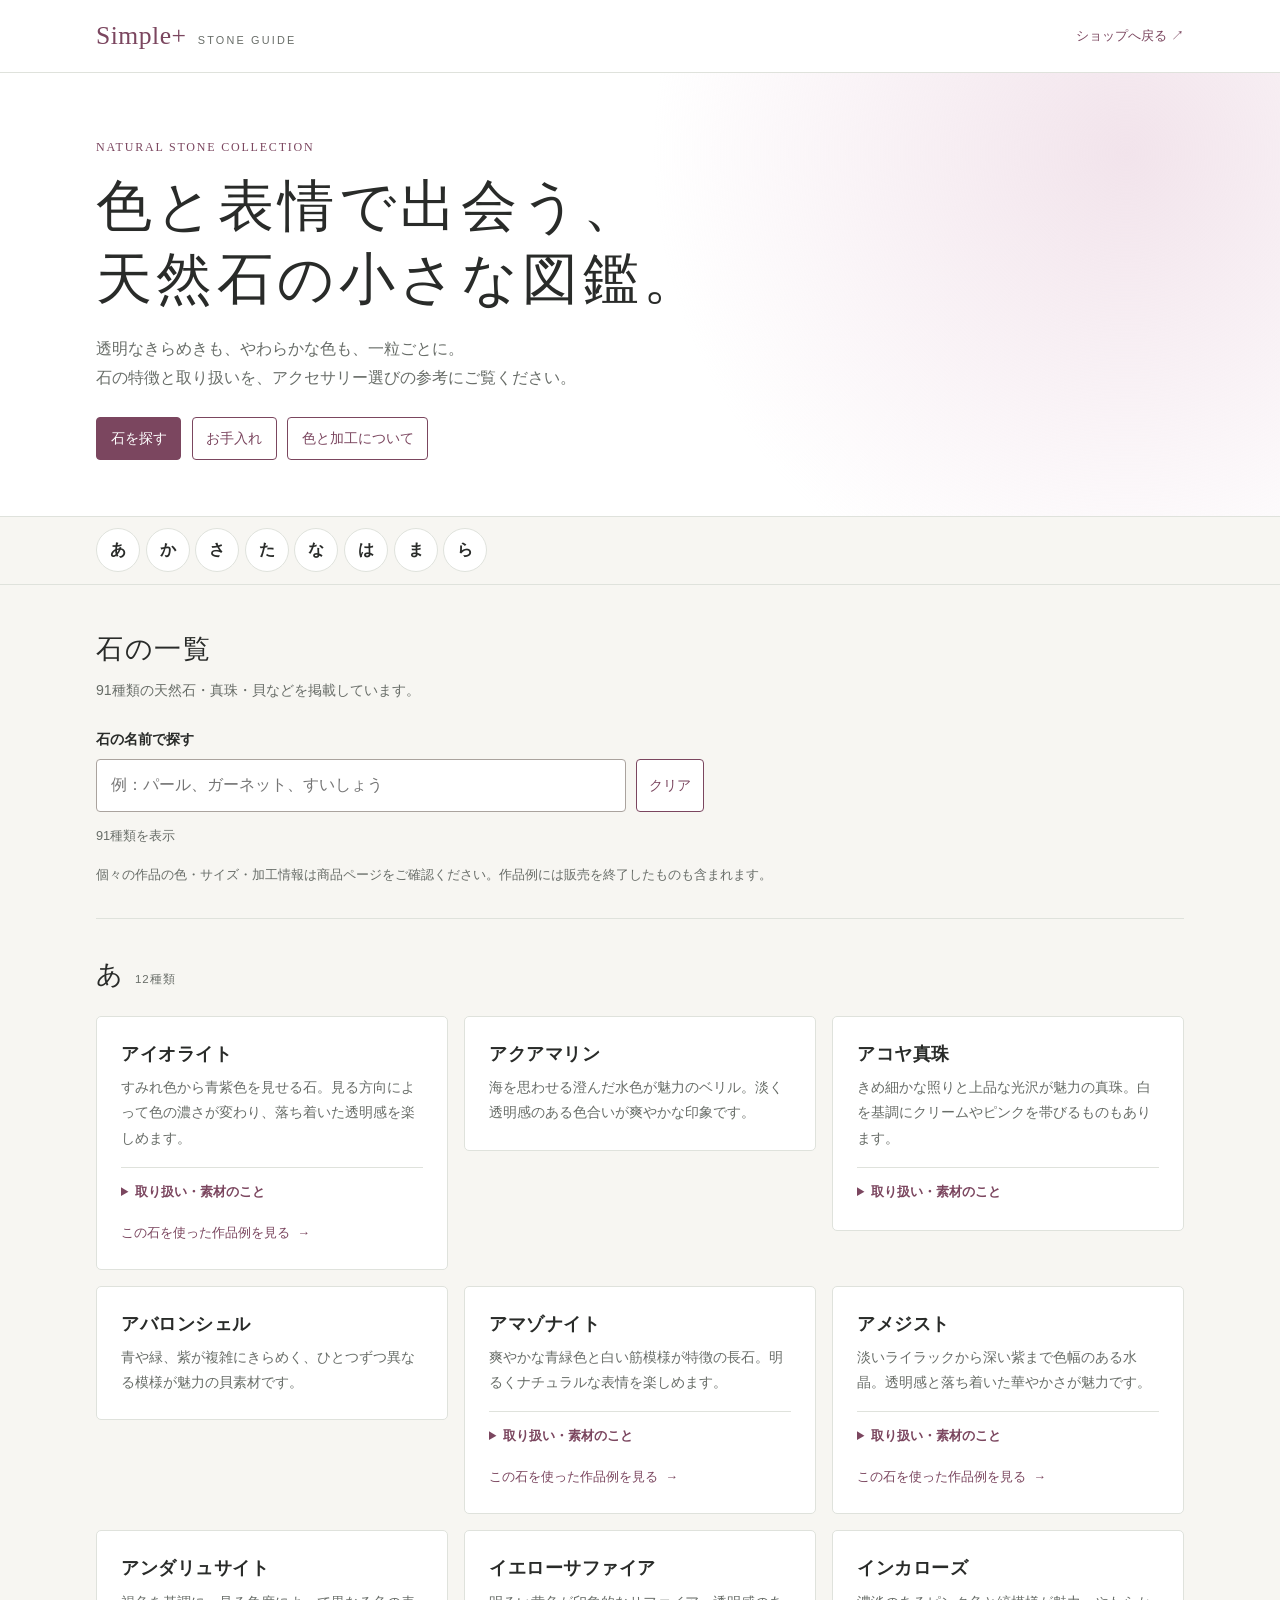
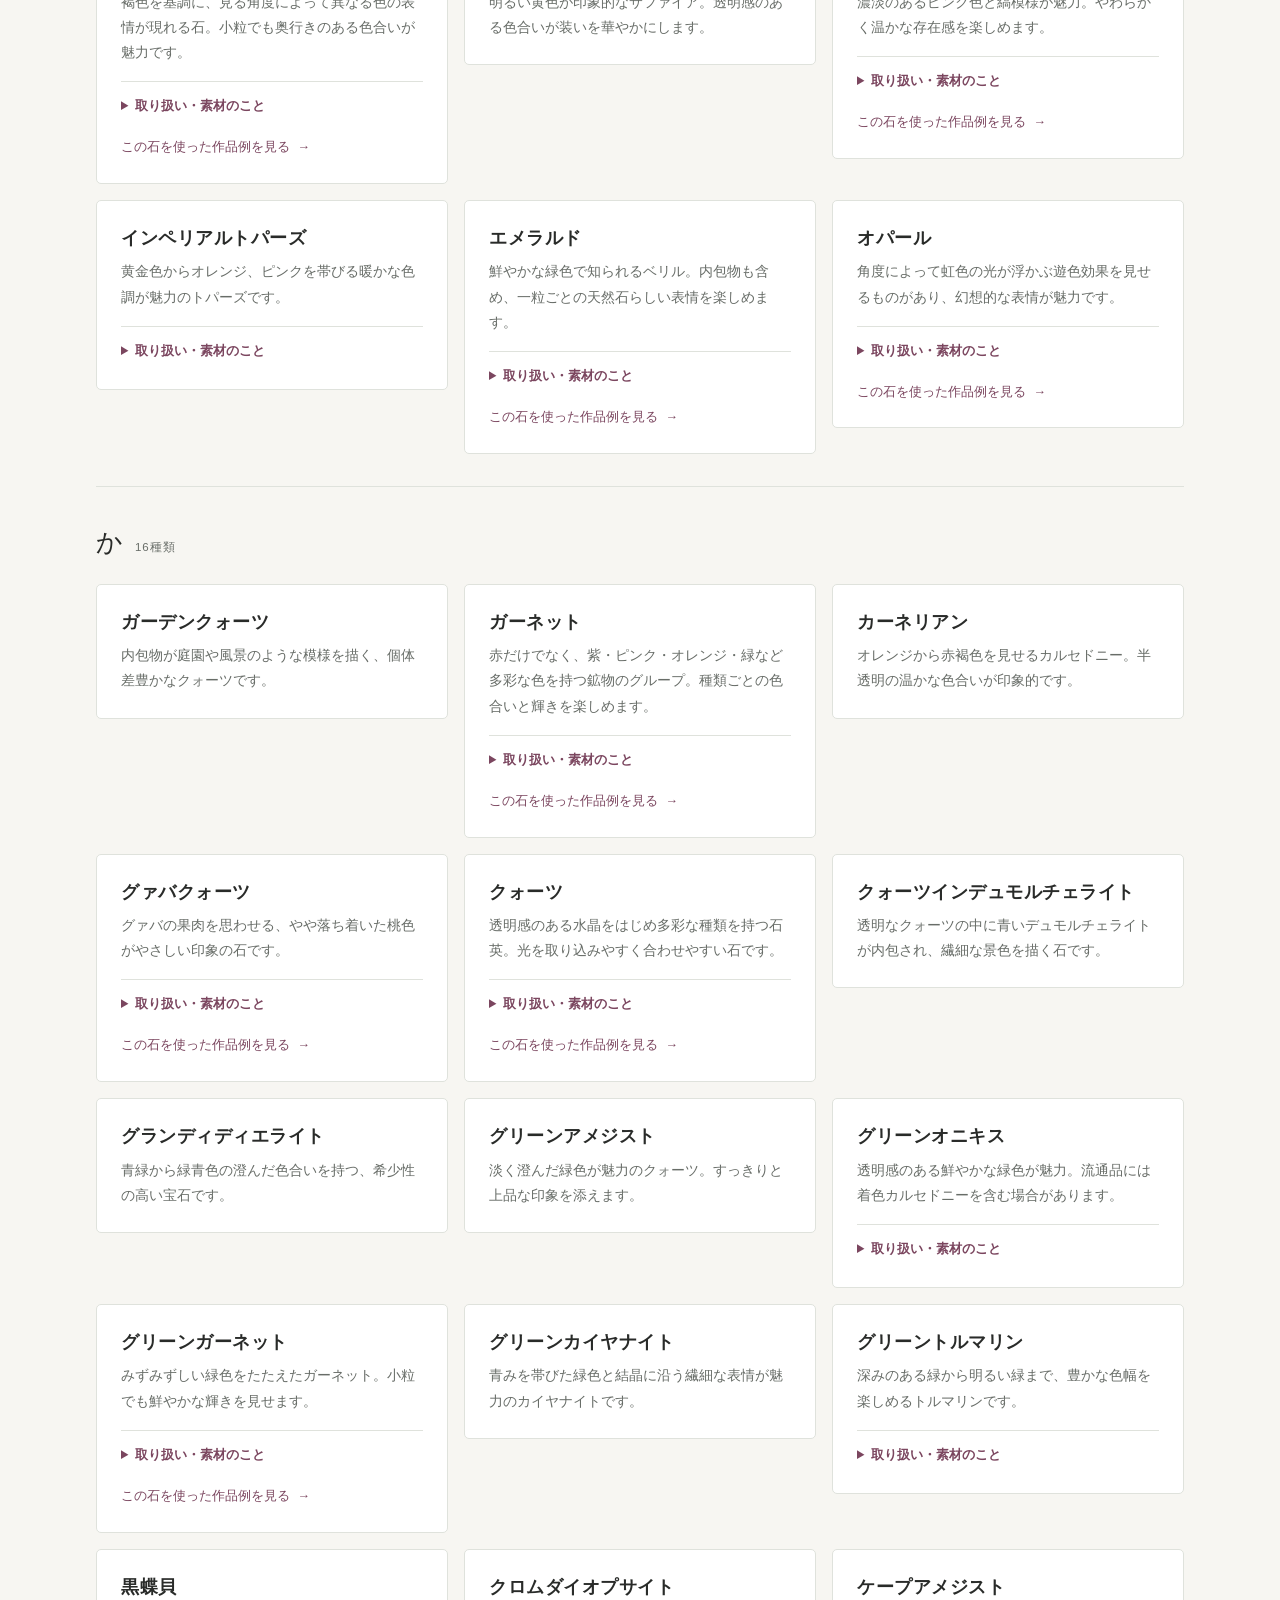
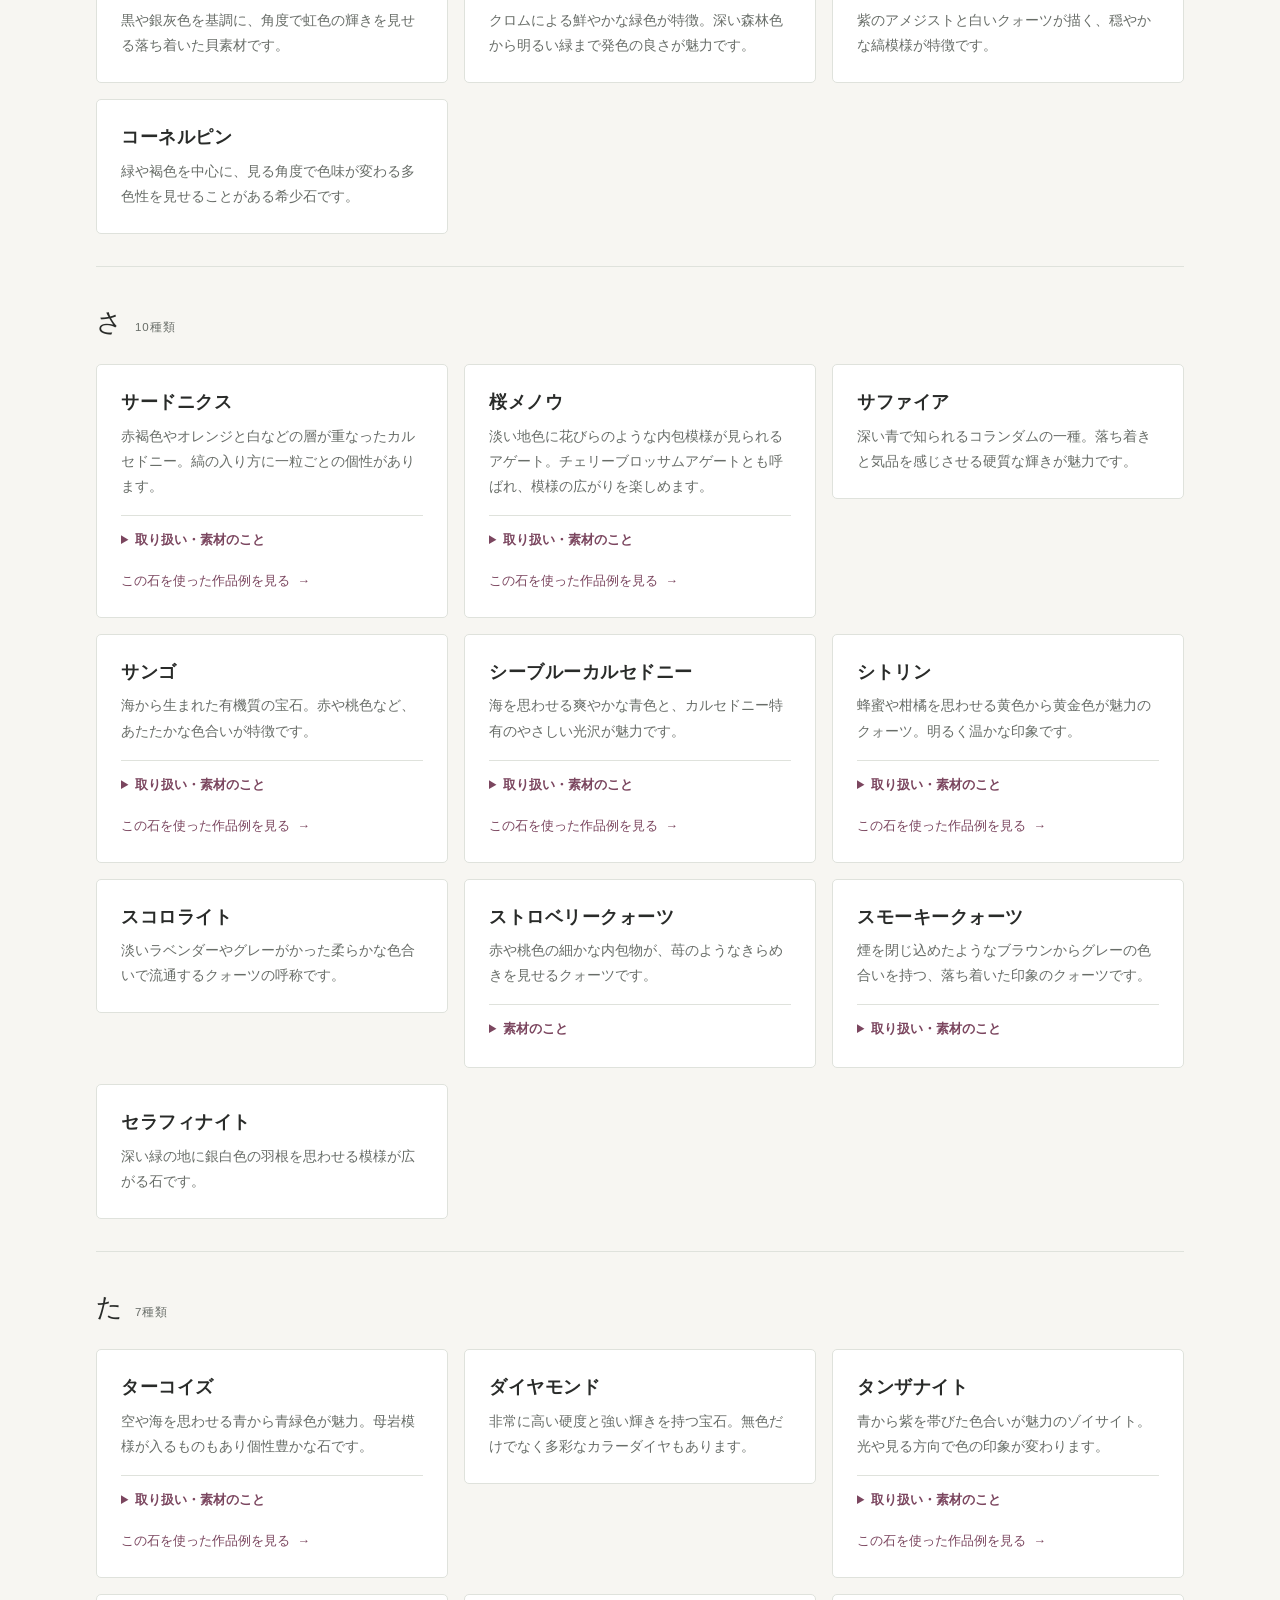
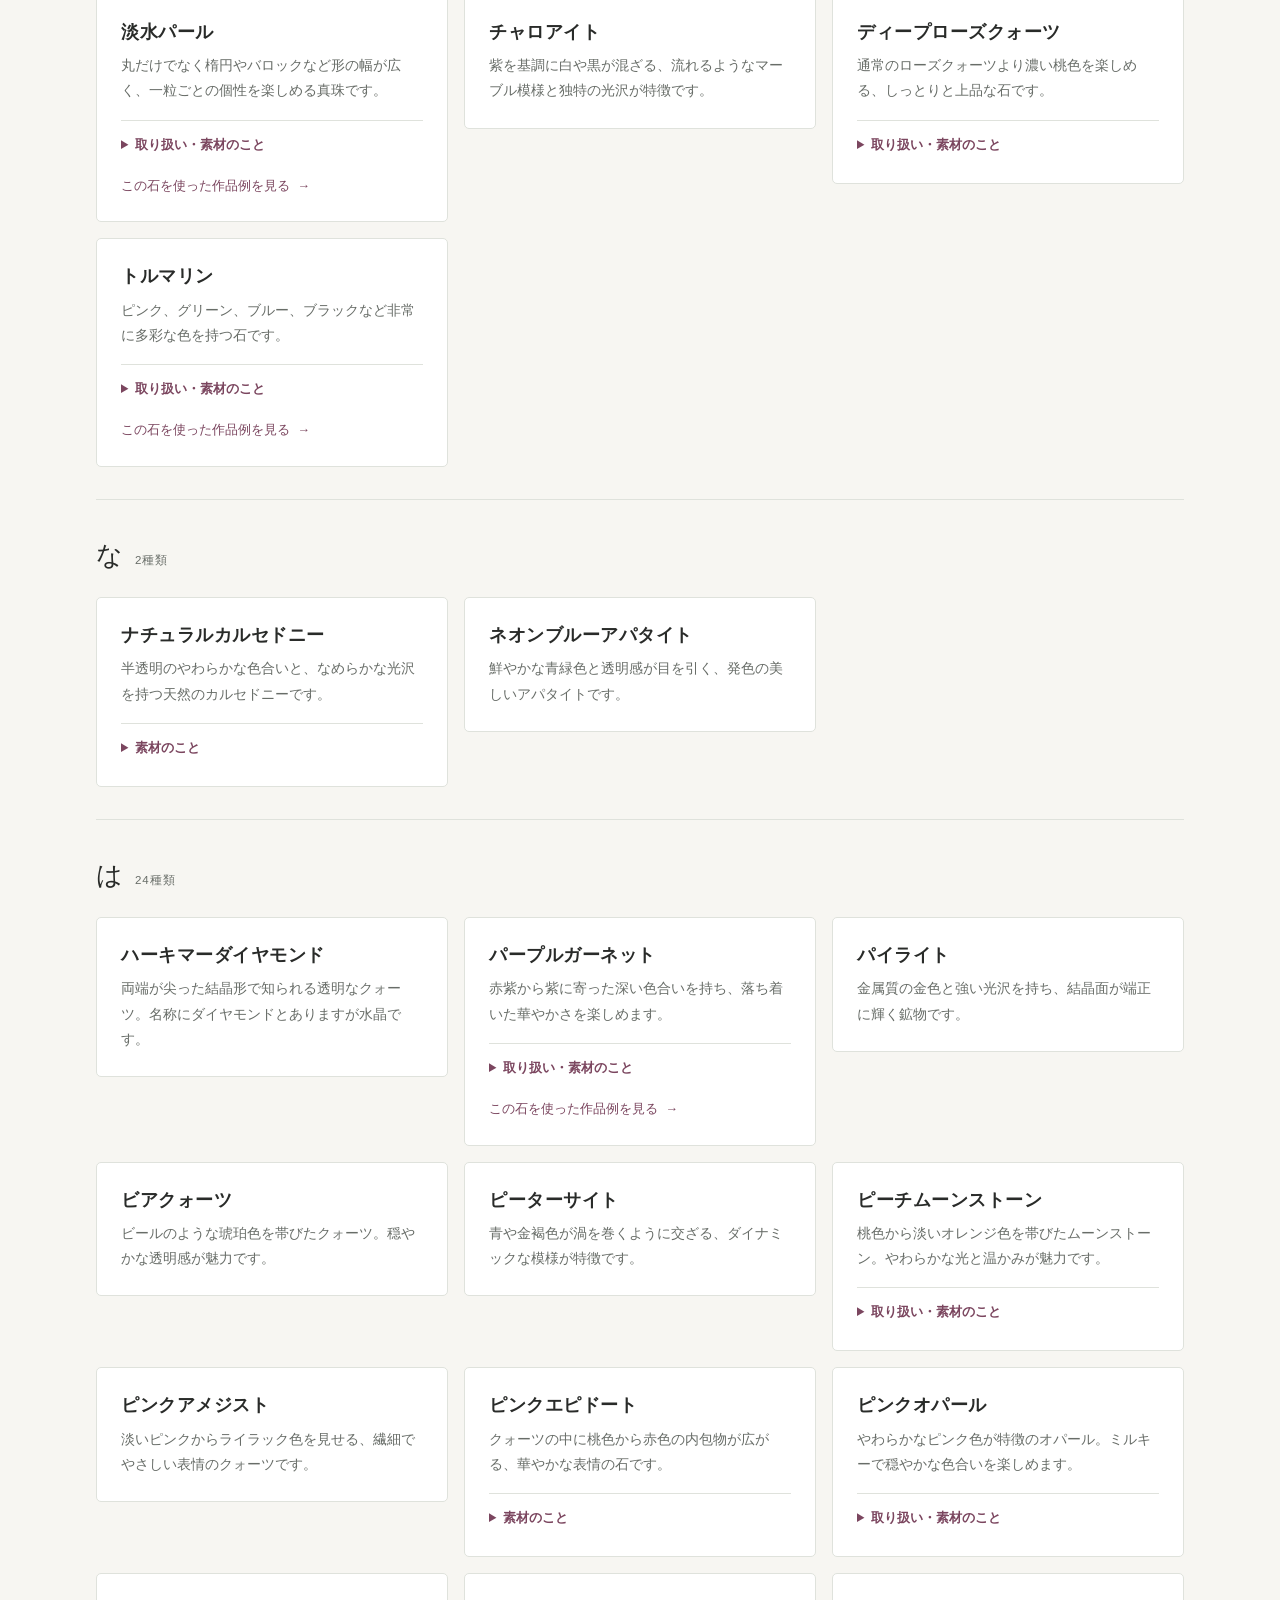
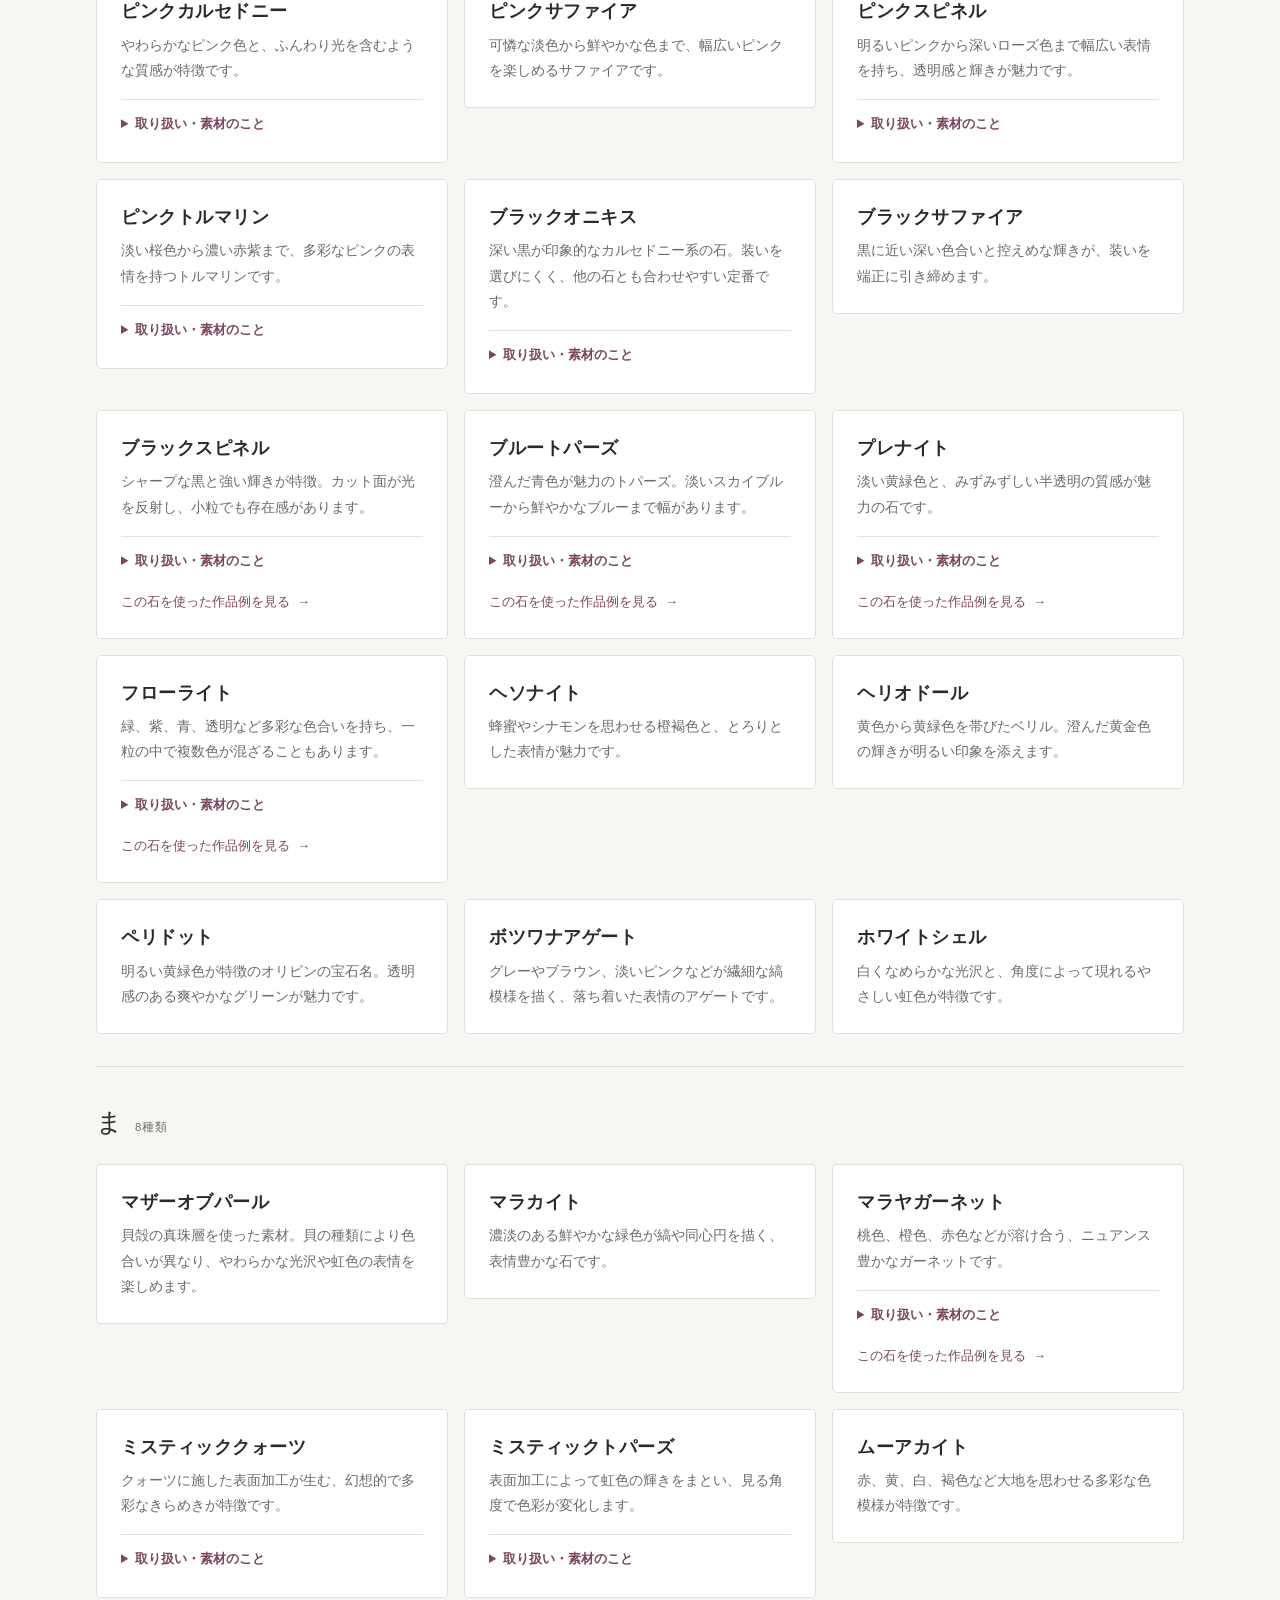
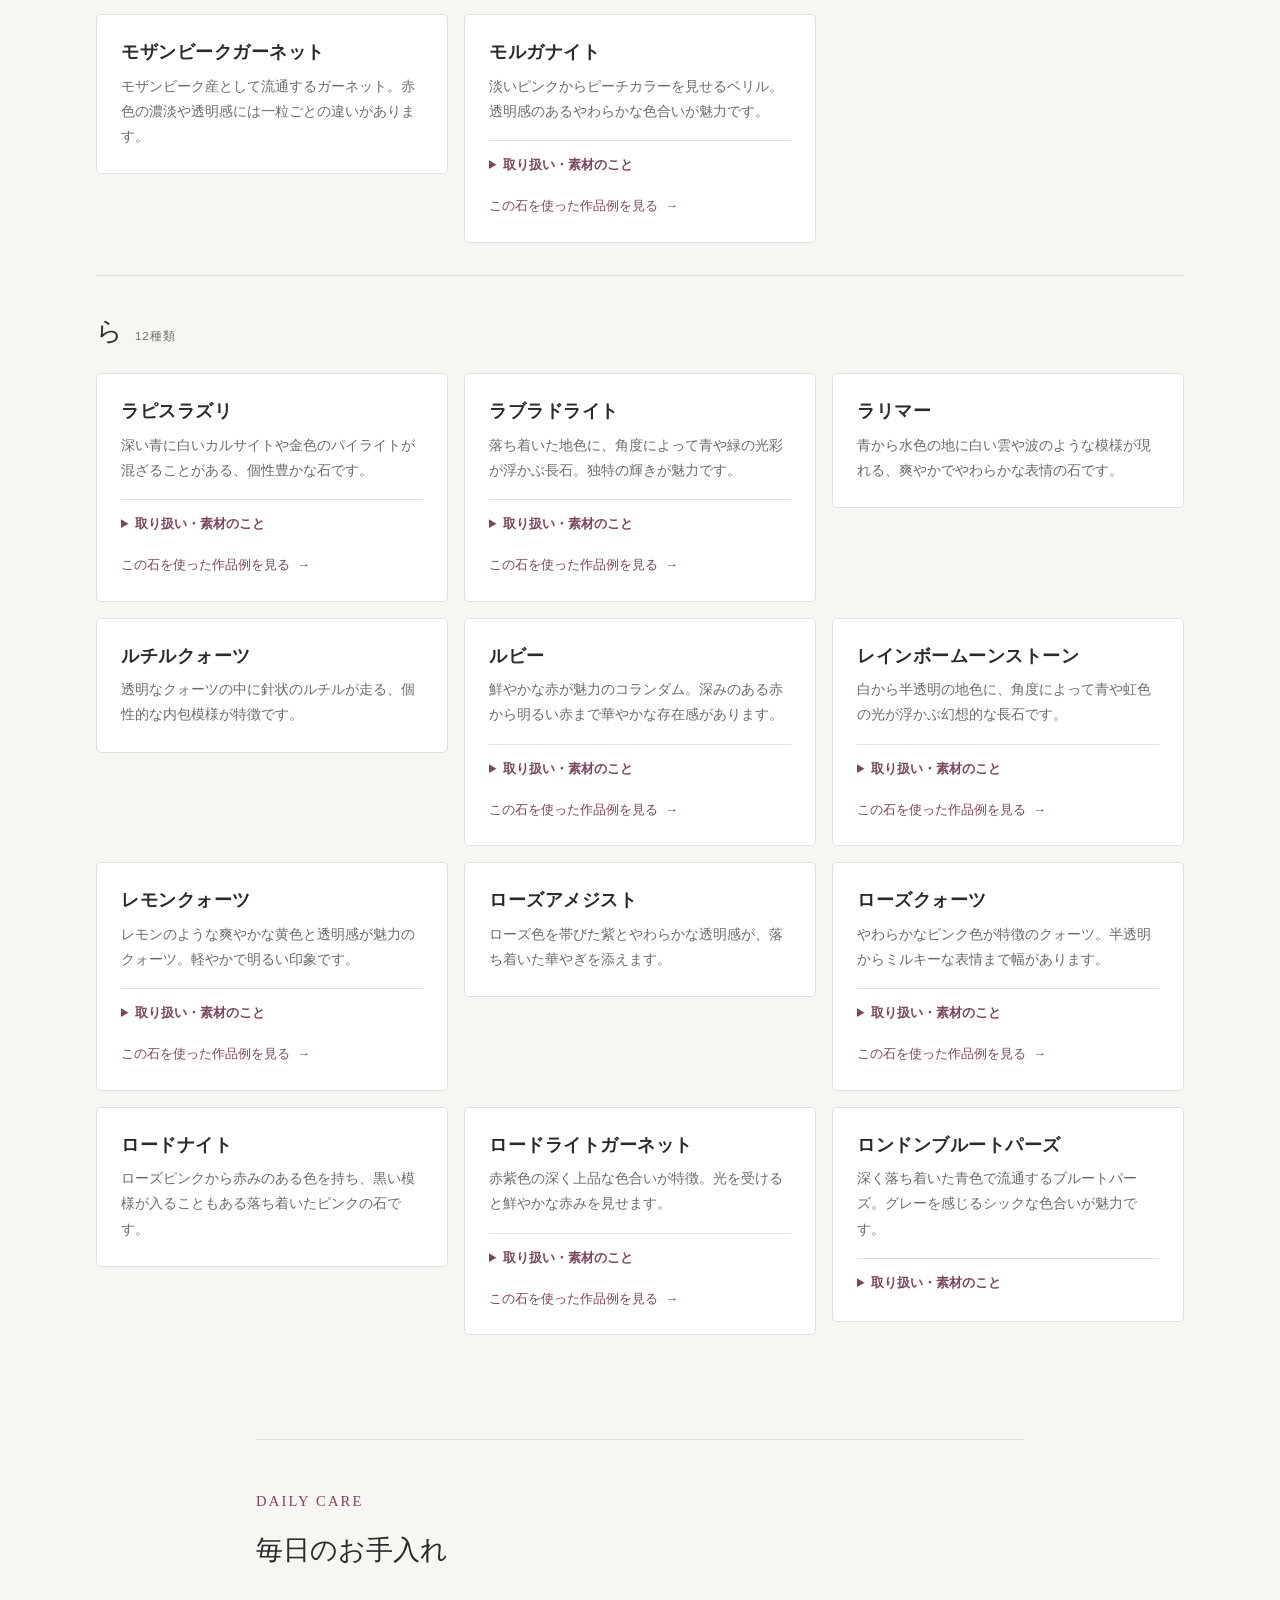
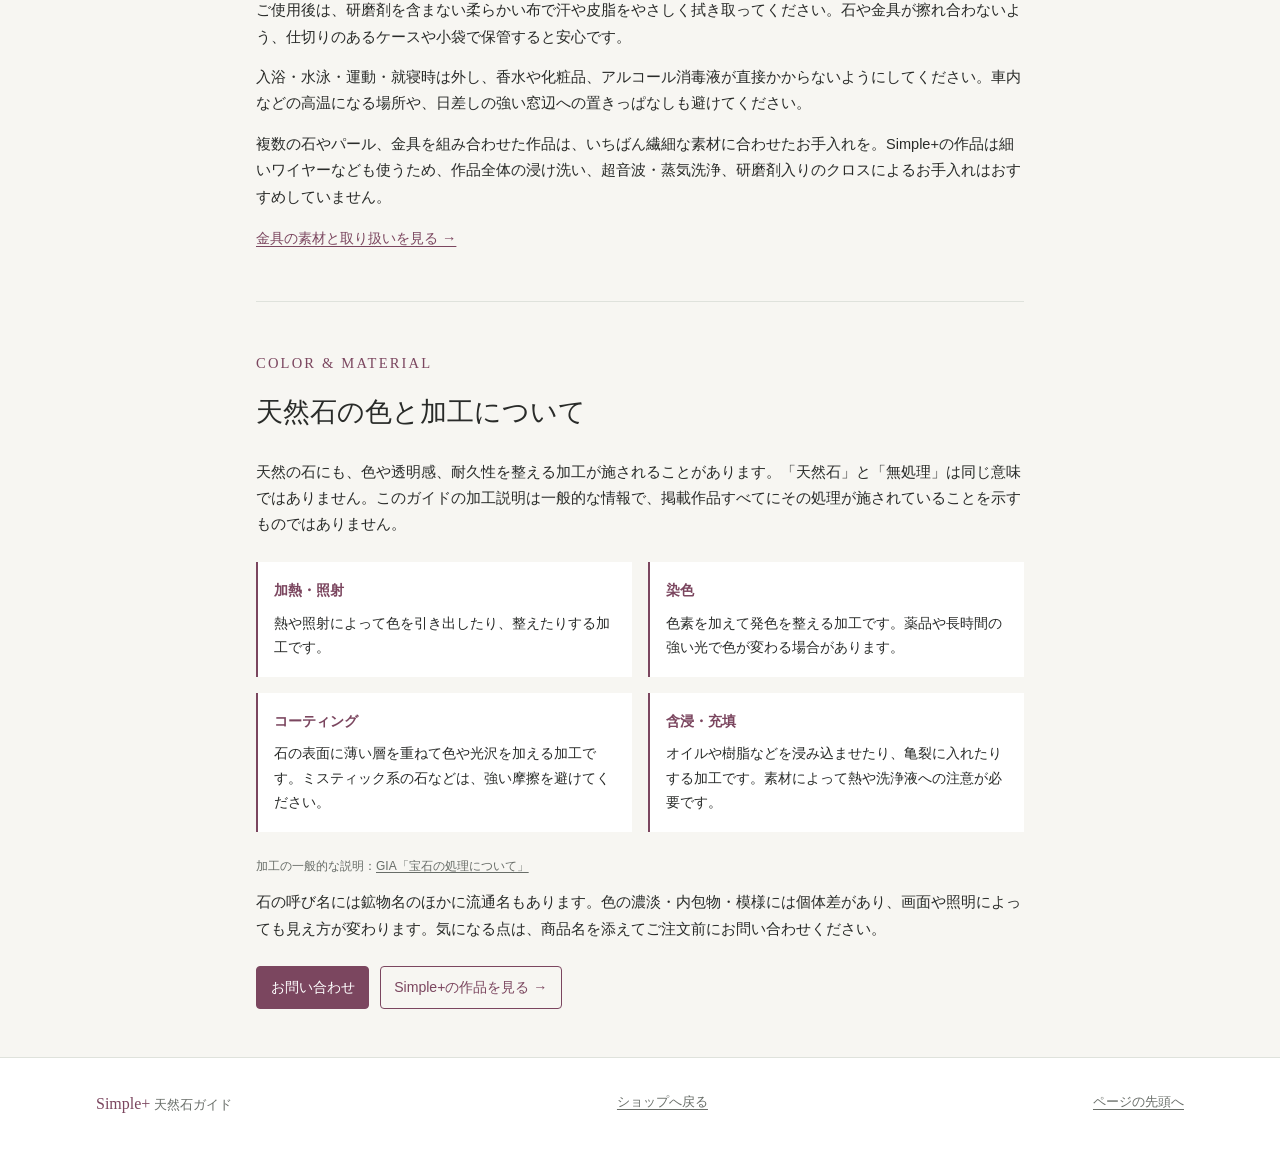
<file: index.html>
<!doctype html>
<html lang="ja"><head>
<meta charset="utf-8"><meta name="viewport" content="width=device-width, initial-scale=1">
<meta name="description" content="Simple+の天然石ガイド。石の色や表情、取り扱い、加工について、石名や五十音から探せます。">
<meta name="theme-color" content="#7b465f"><title>天然石ガイド | Simple+</title>
<link rel="stylesheet" href="style.css"><script src="script.js" defer></script></head>
<body><a class="skip-link" href="#stone-list">石の一覧へ移動</a>
<header class="site-header" id="top"><div class="header-inner"><a class="brand" href="#top" aria-label="Simple+ 天然石ガイドの先頭へ"><span class="brand-name">Simple+</span><span class="brand-label">STONE GUIDE</span></a><a class="shop-link" href="https://simple0710.thebase.in/">ショップへ戻る <span aria-hidden="true">↗</span></a></div></header>
<main>
<section class="hero" aria-labelledby="page-title"><div class="content-width"><p class="eyebrow">Natural stone collection</p><h1 id="page-title">色と表情で出会う、<br>天然石の小さな図鑑。</h1><p class="lead">透明なきらめきも、やわらかな色も、一粒ごとに。<br>石の特徴と取り扱いを、アクセサリー選びの参考にご覧ください。</p><div class="quick-links"><a href="#stone-list">石を探す</a><a href="#care">お手入れ</a><a href="#treatments">色と加工について</a></div></div></section>
<nav class="kana-navigation" aria-label="石名の五十音ナビゲーション"><div class="kana-scroll content-width"><a href="#group-a">あ</a><a href="#group-ka">か</a><a href="#group-sa">さ</a><a href="#group-ta">た</a><a href="#group-na">な</a><a href="#group-ha">は</a><a href="#group-ma">ま</a><a href="#group-ra">ら</a></div></nav>
<section class="content-width search-section" id="stone-list" aria-labelledby="list-title"><div class="list-heading"><h2 id="list-title">石の一覧</h2><p>91種類の天然石・真珠・貝などを掲載しています。</p></div><div id="search-controls" hidden><label for="stone-search">石の名前で探す</label><div class="search-row"><input id="stone-search" type="search" placeholder="例：パール、ガーネット、すいしょう" autocomplete="off"><button type="button" id="clear-search">クリア</button></div><p id="search-status" role="status" aria-live="polite">91種類を表示</p></div><p class="guide-note">個々の作品の色・サイズ・加工情報は商品ページをご確認ください。作品例には販売を終了したものも含まれます。</p></section>
<div class="content-width stone-groups"><section class="stone-group" id="group-a" aria-labelledby="group-a-title"><h2 class="group-title" id="group-a-title">あ<span class="group-count">12種類</span></h2><ul class="stone-grid"><li class="stone-item" data-search="アイオライト あいおらいと 菫青石 きんせいせき"><article class="stone-card" id="stone-アイオライト">
    <h3>アイオライト</h3><p>すみれ色から青紫色を見せる石。見る方向によって色の濃さが変わり、落ち着いた透明感を楽しめます。</p>
    <details class="stone-details"><summary>取り扱い・素材のこと</summary><div class="detail-block"><h4>取り扱い</h4><p>衝撃で割れやすい方向があるため、硬い場所にぶつけないようにしてください。高温や急な温度変化、超音波・蒸気洗浄を避けてください。</p></div><p class="reference">参考：<a href="https://www.gia.edu/iolite-care-cleaning" target="_blank" rel="noopener noreferrer">GIAの解説 1</a> / <a href="https://www.gia.edu/iolite-description" target="_blank" rel="noopener noreferrer">GIAの解説 2</a></p></details>
    <a class="product-link" href="https://simple0710.thebase.in/items/94762807">この石を使った作品例を見る <span aria-hidden="true">→</span></a>
  </article></li>
<li class="stone-item" data-search="アクアマリン あくあまりん"><article class="stone-card" id="stone-アクアマリン">
    <h3>アクアマリン</h3><p>海を思わせる澄んだ水色が魅力のベリル。淡く透明感のある色合いが爽やかな印象です。</p>
    
    
  </article></li>
<li class="stone-item" data-search="アコヤ真珠 あこやしんじゅ あこやしんじゅ あこやパール 真珠"><article class="stone-card" id="stone-アコヤ真珠">
    <h3>アコヤ真珠</h3><p>きめ細かな照りと上品な光沢が魅力の真珠。白を基調にクリームやピンクを帯びるものもあります。</p>
    <details class="stone-details"><summary>取り扱い・素材のこと</summary><div class="detail-block"><h4>取り扱い</h4><p>汗・化粧品・香水が付いたままにせず、使用後は柔らかい布でやさしく拭いてください。傷が付きやすいため、硬い石や金属と分けて保管し、高温や極端な乾燥を避けてください。</p></div><div class="detail-block"><h4>加工について</h4><p>真珠には色を整える加工や染色などが行われることがあります。色名だけで無加工とは判断できません。</p></div><p class="reference">参考：<a href="https://www.gia.edu/pearl-care-cleaning" target="_blank" rel="noopener noreferrer">GIAの解説</a></p></details>
    
  </article></li>
<li class="stone-item" data-search="アバロンシェル あばろんしぇる"><article class="stone-card" id="stone-アバロンシェル">
    <h3>アバロンシェル</h3><p>青や緑、紫が複雑にきらめく、ひとつずつ異なる模様が魅力の貝素材です。</p>
    
    
  </article></li>
<li class="stone-item" data-search="アマゾナイト あまぞないと"><article class="stone-card" id="stone-アマゾナイト">
    <h3>アマゾナイト</h3><p>爽やかな青緑色と白い筋模様が特徴の長石。明るくナチュラルな表情を楽しめます。</p>
    <details class="stone-details"><summary>取り扱い・素材のこと</summary><div class="detail-block"><h4>取り扱い</h4><p>長石の仲間には割れやすい方向があります。落下や強い打ち付けを避け、ほかの石や金属と擦れないように保管してください。</p></div><p class="reference">参考：<a href="https://www.gia.edu/moonstone-care-cleaning" target="_blank" rel="noopener noreferrer">GIAの解説</a></p></details>
    <a class="product-link" href="https://simple0710.thebase.in/items/118447239">この石を使った作品例を見る <span aria-hidden="true">→</span></a>
  </article></li>
<li class="stone-item" data-search="アメジスト あめじすと"><article class="stone-card" id="stone-アメジスト">
    <h3>アメジスト</h3><p>淡いライラックから深い紫まで色幅のある水晶。透明感と落ち着いた華やかさが魅力です。</p>
    <details class="stone-details"><summary>取り扱い・素材のこと</summary><div class="detail-block"><h4>取り扱い</h4><p>急な温度変化と、長時間の強い日差しを避けてください。石同士が擦れないように保管し、柔らかい布でお手入れしてください。</p></div><p class="reference">参考：<a href="https://www.gia.edu/amethyst-care-cleaning" target="_blank" rel="noopener noreferrer">GIAの解説</a></p></details>
    <a class="product-link" href="https://simple0710.thebase.in/items/118274369">この石を使った作品例を見る <span aria-hidden="true">→</span></a>
  </article></li>
<li class="stone-item" data-search="アンダリュサイト あんだりゅさいと"><article class="stone-card" id="stone-アンダリュサイト">
    <h3>アンダリュサイト</h3><p>褐色を基調に、見る角度によって異なる色の表情が現れる石。小粒でも奥行きのある色合いが魅力です。</p>
    <details class="stone-details"><summary>取り扱い・素材のこと</summary><div class="detail-block"><h4>取り扱い</h4><p>ご使用後は柔らかい布でやさしく拭き、ほかの石や金具と擦れないように保管してください。細いワイヤーや石の穴の周辺に力をかけないでください。</p></div></details>
    <a class="product-link" href="https://simple0710.thebase.in/items/66213667">この石を使った作品例を見る <span aria-hidden="true">→</span></a>
  </article></li>
<li class="stone-item" data-search="イエローサファイア いえろーさふぁいあ"><article class="stone-card" id="stone-イエローサファイア">
    <h3>イエローサファイア</h3><p>明るい黄色が印象的なサファイア。透明感のある色合いが装いを華やかにします。</p>
    
    
  </article></li>
<li class="stone-item" data-search="インカローズ いんかろーず ロードクロサイト 菱マンガン鉱"><article class="stone-card" id="stone-インカローズ">
    <h3>インカローズ</h3><p>濃淡のあるピンク色と縞模様が魅力。やわらかく温かな存在感を楽しめます。</p>
    <details class="stone-details"><summary>取り扱い・素材のこと</summary><div class="detail-block"><h4>取り扱い</h4><p>比較的柔らかく、衝撃で割れやすい石です。硬い物と分けて保管し、力を入れて磨かないでください。日常のお手入れは柔らかい布でやさしく行ってください。</p></div><p class="reference">参考：<a href="https://www.handbookofmineralogy.org/pdfs/rhodochrosite.pdf" target="_blank" rel="noopener noreferrer">鉱物データ</a></p></details>
    <a class="product-link" href="https://simple0710.thebase.in/items/118797705">この石を使った作品例を見る <span aria-hidden="true">→</span></a>
  </article></li>
<li class="stone-item" data-search="インペリアルトパーズ いんぺりあるとぱーず"><article class="stone-card" id="stone-インペリアルトパーズ">
    <h3>インペリアルトパーズ</h3><p>黄金色からオレンジ、ピンクを帯びる暖かな色調が魅力のトパーズです。</p>
    <details class="stone-details"><summary>取り扱い・素材のこと</summary><div class="detail-block"><h4>取り扱い</h4><p>硬度は高くても、衝撃で割れやすい方向があります。落下や打ち付け、急な温度変化を避け、超音波・蒸気洗浄は使用しないでください。</p></div><p class="reference">参考：<a href="https://www.gia.edu/topaz-care-cleaning" target="_blank" rel="noopener noreferrer">GIAの解説</a></p></details>
    
  </article></li>
<li class="stone-item" data-search="エメラルド えめらるど"><article class="stone-card" id="stone-エメラルド">
    <h3>エメラルド</h3><p>鮮やかな緑色で知られるベリル。内包物も含め、一粒ごとの天然石らしい表情を楽しめます。</p>
    <details class="stone-details"><summary>取り扱い・素材のこと</summary><div class="detail-block"><h4>取り扱い</h4><p>内包物や亀裂のある石が多いため、強い衝撃・高温・洗浄液を避けてください。超音波・蒸気洗浄は使用しないでください。</p></div><div class="detail-block"><h4>加工について</h4><p>亀裂を目立ちにくくするため、オイルや樹脂などを使う含浸・充填が広く行われています。</p></div><p class="reference">参考：<a href="https://www.gia.edu/emerald-care-cleaning" target="_blank" rel="noopener noreferrer">GIAの解説</a></p></details>
    <a class="product-link" href="https://simple0710.thebase.in/items/77472341">この石を使った作品例を見る <span aria-hidden="true">→</span></a>
  </article></li>
<li class="stone-item" data-search="オパール おぱーる"><article class="stone-card" id="stone-オパール">
    <h3>オパール</h3><p>角度によって虹色の光が浮かぶ遊色効果を見せるものがあり、幻想的な表情が魅力です。</p>
    <details class="stone-details"><summary>取り扱い・素材のこと</summary><div class="detail-block"><h4>取り扱い</h4><p>強い光による熱、急な温度変化、衝撃を避けてください。作品全体を液体に浸けず、日常は柔らかい布でやさしくお手入れしてください。</p></div><p class="reference">参考：<a href="https://www.gia.edu/opal-care-cleaning" target="_blank" rel="noopener noreferrer">GIAの解説</a></p></details>
    <a class="product-link" href="https://simple0710.thebase.in/items/118281069">この石を使った作品例を見る <span aria-hidden="true">→</span></a>
  </article></li></ul></section>
<section class="stone-group" id="group-ka" aria-labelledby="group-ka-title"><h2 class="group-title" id="group-ka-title">か<span class="group-count">16種類</span></h2><ul class="stone-grid"><li class="stone-item" data-search="ガーデンクォーツ がーでんくぉーつ"><article class="stone-card" id="stone-ガーデンクォーツ">
    <h3>ガーデンクォーツ</h3><p>内包物が庭園や風景のような模様を描く、個体差豊かなクォーツです。</p>
    
    
  </article></li>
<li class="stone-item" data-search="ガーネット がーねっと"><article class="stone-card" id="stone-ガーネット">
    <h3>ガーネット</h3><p>赤だけでなく、紫・ピンク・オレンジ・緑など多彩な色を持つ鉱物のグループ。種類ごとの色合いと輝きを楽しめます。</p>
    <details class="stone-details"><summary>取り扱い・素材のこと</summary><div class="detail-block"><h4>取り扱い</h4><p>硬い場所への打ち付けを避け、石同士が擦れないように保管してください。内包物や亀裂のある粒もあるため、蒸気や超音波でのお手入れは避けてください。</p></div><p class="reference">参考：<a href="https://www.gia.edu/garnet-care-cleaning" target="_blank" rel="noopener noreferrer">GIAの解説 1</a> / <a href="https://www.gia.edu/garnet-description" target="_blank" rel="noopener noreferrer">GIAの解説 2</a></p></details>
    <a class="product-link" href="https://simple0710.thebase.in/items/66212276">この石を使った作品例を見る <span aria-hidden="true">→</span></a>
  </article></li>
<li class="stone-item" data-search="カーネリアン かーねりあん"><article class="stone-card" id="stone-カーネリアン">
    <h3>カーネリアン</h3><p>オレンジから赤褐色を見せるカルセドニー。半透明の温かな色合いが印象的です。</p>
    
    
  </article></li>
<li class="stone-item" data-search="グァバクォーツ ぐぁばくぉーつ グアバクォーツ"><article class="stone-card" id="stone-グァバクォーツ">
    <h3>グァバクォーツ</h3><p>グァバの果肉を思わせる、やや落ち着いた桃色がやさしい印象の石です。</p>
    <details class="stone-details"><summary>取り扱い・素材のこと</summary><div class="detail-block"><h4>取り扱い</h4><p>ご使用後は柔らかい布でやさしく拭き、ほかの石や金具と擦れないように保管してください。細いワイヤーや石の穴の周辺に力をかけないでください。</p></div><div class="detail-block"><h4>知っておきたいこと</h4><p>ピンク系の石に使われる流通名です。名称だけで鉱物の同定や無処理を保証するものではありません。作品ごとの素材表記をご確認ください。</p></div></details>
    <a class="product-link" href="https://simple0710.thebase.in/items/118447047">この石を使った作品例を見る <span aria-hidden="true">→</span></a>
  </article></li>
<li class="stone-item" data-search="クォーツ くぉーつ 水晶 すいしょう ロッククリスタル"><article class="stone-card" id="stone-クォーツ">
    <h3>クォーツ</h3><p>透明感のある水晶をはじめ多彩な種類を持つ石英。光を取り込みやすく合わせやすい石です。</p>
    <details class="stone-details"><summary>取り扱い・素材のこと</summary><div class="detail-block"><h4>取り扱い</h4><p>ご使用後は柔らかい布でやさしく拭き、ほかの石や金具と擦れないように保管してください。細いワイヤーや石の穴の周辺に力をかけないでください。</p></div></details>
    <a class="product-link" href="https://simple0710.thebase.in/items/118442217">この石を使った作品例を見る <span aria-hidden="true">→</span></a>
  </article></li>
<li class="stone-item" data-search="クォーツインデュモルチェライト くぉーついんでゅもるちぇらいと デュモルチェライトインクォーツ"><article class="stone-card" id="stone-クォーツインデュモルチェライト">
    <h3>クォーツインデュモルチェライト</h3><p>透明なクォーツの中に青いデュモルチェライトが内包され、繊細な景色を描く石です。</p>
    
    
  </article></li>
<li class="stone-item" data-search="グランディディエライト ぐらんでぃでぃえらいと"><article class="stone-card" id="stone-グランディディエライト">
    <h3>グランディディエライト</h3><p>青緑から緑青色の澄んだ色合いを持つ、希少性の高い宝石です。</p>
    
    
  </article></li>
<li class="stone-item" data-search="グリーンアメジスト ぐりーんあめじすと"><article class="stone-card" id="stone-グリーンアメジスト">
    <h3>グリーンアメジスト</h3><p>淡く澄んだ緑色が魅力のクォーツ。すっきりと上品な印象を添えます。</p>
    
    
  </article></li>
<li class="stone-item" data-search="グリーンオニキス ぐりーんおにきす"><article class="stone-card" id="stone-グリーンオニキス">
    <h3>グリーンオニキス</h3><p>透明感のある鮮やかな緑色が魅力。流通品には着色カルセドニーを含む場合があります。</p>
    <details class="stone-details"><summary>取り扱い・素材のこと</summary><div class="detail-block"><h4>取り扱い</h4><p>染色されているものは、アルコールや除光液、長時間の強い日差しで色が変わる場合があります。柔らかい布でやさしく拭いてください。</p></div><div class="detail-block"><h4>加工について</h4><p>カルセドニーやアゲートの仲間には、染色で色を整えたものが流通しています。実際の処理は商品ごとの素材説明をご確認ください。</p></div><p class="reference">参考：<a href="https://www.gia.edu/gem-treatment" target="_blank" rel="noopener noreferrer">GIAの解説</a></p></details>
    
  </article></li>
<li class="stone-item" data-search="グリーンガーネット ぐりーんがーねっと ツァボライト"><article class="stone-card" id="stone-グリーンガーネット">
    <h3>グリーンガーネット</h3><p>みずみずしい緑色をたたえたガーネット。小粒でも鮮やかな輝きを見せます。</p>
    <details class="stone-details"><summary>取り扱い・素材のこと</summary><div class="detail-block"><h4>取り扱い</h4><p>硬い場所への打ち付けを避け、石同士が擦れないように保管してください。内包物や亀裂のある粒もあるため、蒸気や超音波でのお手入れは避けてください。</p></div><div class="detail-block"><h4>知っておきたいこと</h4><p>緑色のガーネットの総称です。ツァボライトはその一種で、商品名に記載している場合があります。</p></div><p class="reference">参考：<a href="https://www.gia.edu/garnet-care-cleaning" target="_blank" rel="noopener noreferrer">GIAの解説 1</a> / <a href="https://www.gia.edu/garnet-description" target="_blank" rel="noopener noreferrer">GIAの解説 2</a></p></details>
    <a class="product-link" href="https://simple0710.thebase.in/items/118797324">この石を使った作品例を見る <span aria-hidden="true">→</span></a>
  </article></li>
<li class="stone-item" data-search="グリーンカイヤナイト ぐりーんかいやないと"><article class="stone-card" id="stone-グリーンカイヤナイト">
    <h3>グリーンカイヤナイト</h3><p>青みを帯びた緑色と結晶に沿う繊細な表情が魅力のカイヤナイトです。</p>
    
    
  </article></li>
<li class="stone-item" data-search="グリーントルマリン ぐりーんとるまりん"><article class="stone-card" id="stone-グリーントルマリン">
    <h3>グリーントルマリン</h3><p>深みのある緑から明るい緑まで、豊かな色幅を楽しめるトルマリンです。</p>
    <details class="stone-details"><summary>取り扱い・素材のこと</summary><div class="detail-block"><h4>取り扱い</h4><p>強い衝撃や急な温度変化を避け、超音波・蒸気洗浄は使用しないでください。</p></div><div class="detail-block"><h4>加工について</h4><p>色を整えるための加熱や照射が行われる場合があります。個々の作品の加工情報は商品ページをご確認ください。</p></div><p class="reference">参考：<a href="https://www.gia.edu/tourmaline-care-cleaning" target="_blank" rel="noopener noreferrer">GIAの解説</a></p></details>
    
  </article></li>
<li class="stone-item" data-search="黒蝶貝 くろちょうがい くろちょうがい こくちょうがい"><article class="stone-card" id="stone-黒蝶貝">
    <h3>黒蝶貝</h3><p>黒や銀灰色を基調に、角度で虹色の輝きを見せる落ち着いた貝素材です。</p>
    
    
  </article></li>
<li class="stone-item" data-search="クロムダイオプサイト くろむだいおぷさいと"><article class="stone-card" id="stone-クロムダイオプサイト">
    <h3>クロムダイオプサイト</h3><p>クロムによる鮮やかな緑色が特徴。深い森林色から明るい緑まで発色の良さが魅力です。</p>
    
    
  </article></li>
<li class="stone-item" data-search="ケープアメジスト けーぷあめじすと"><article class="stone-card" id="stone-ケープアメジスト">
    <h3>ケープアメジスト</h3><p>紫のアメジストと白いクォーツが描く、穏やかな縞模様が特徴です。</p>
    
    
  </article></li>
<li class="stone-item" data-search="コーネルピン こーねるぴん"><article class="stone-card" id="stone-コーネルピン">
    <h3>コーネルピン</h3><p>緑や褐色を中心に、見る角度で色味が変わる多色性を見せることがある希少石です。</p>
    
    
  </article></li></ul></section>
<section class="stone-group" id="group-sa" aria-labelledby="group-sa-title"><h2 class="group-title" id="group-sa-title">さ<span class="group-count">10種類</span></h2><ul class="stone-grid"><li class="stone-item" data-search="サードニクス さーどにくす"><article class="stone-card" id="stone-サードニクス">
    <h3>サードニクス</h3><p>赤褐色やオレンジと白などの層が重なったカルセドニー。縞の入り方に一粒ごとの個性があります。</p>
    <details class="stone-details"><summary>取り扱い・素材のこと</summary><div class="detail-block"><h4>取り扱い</h4><p>染色されているものは、アルコールや除光液、長時間の強い日差しで色が変わる場合があります。柔らかい布でやさしく拭いてください。</p></div><div class="detail-block"><h4>加工について</h4><p>カルセドニーやアゲートの仲間には、染色で色を整えたものが流通しています。実際の処理は商品ごとの素材説明をご確認ください。</p></div><p class="reference">参考：<a href="https://www.gia.edu/birthstones/august-birthstones" target="_blank" rel="noopener noreferrer">GIAの解説</a></p></details>
    <a class="product-link" href="https://simple0710.thebase.in/items/66212276">この石を使った作品例を見る <span aria-hidden="true">→</span></a>
  </article></li>
<li class="stone-item" data-search="桜メノウ さくらめのう さくらめのう チェリーブロッサムアゲート フラワーアゲート"><article class="stone-card" id="stone-桜メノウ">
    <h3>桜メノウ</h3><p>淡い地色に花びらのような内包模様が見られるアゲート。チェリーブロッサムアゲートとも呼ばれ、模様の広がりを楽しめます。</p>
    <details class="stone-details"><summary>取り扱い・素材のこと</summary><div class="detail-block"><h4>取り扱い</h4><p>ご使用後は柔らかい布でやさしく拭き、ほかの石や金具と擦れないように保管してください。細いワイヤーや石の穴の周辺に力をかけないでください。</p></div></details>
    <a class="product-link" href="https://simple0710.thebase.in/items/66213667">この石を使った作品例を見る <span aria-hidden="true">→</span></a>
  </article></li>
<li class="stone-item" data-search="サファイア さふぁいあ"><article class="stone-card" id="stone-サファイア">
    <h3>サファイア</h3><p>深い青で知られるコランダムの一種。落ち着きと気品を感じさせる硬質な輝きが魅力です。</p>
    
    
  </article></li>
<li class="stone-item" data-search="サンゴ さんご 珊瑚 赤珊瑚 コーラル"><article class="stone-card" id="stone-サンゴ">
    <h3>サンゴ</h3><p>海から生まれた有機質の宝石。赤や桃色など、あたたかな色合いが特徴です。</p>
    <details class="stone-details"><summary>取り扱い・素材のこと</summary><div class="detail-block"><h4>取り扱い</h4><p>汗や化粧品を付けたままにせず、柔らかい布で拭いてください。傷を防ぐため硬い物と分け、洗浄液や長時間の浸水を避けてください。</p></div><div class="detail-block"><h4>加工について</h4><p>サンゴには染色や表面加工が行われたものもあります。色だけで無処理と判断せず、各作品の素材説明をご確認ください。</p></div><p class="reference">参考：<a href="https://www.gia.edu/gem-treatment" target="_blank" rel="noopener noreferrer">GIAの解説</a></p></details>
    <a class="product-link" href="https://simple0710.thebase.in/items/77476165">この石を使った作品例を見る <span aria-hidden="true">→</span></a>
  </article></li>
<li class="stone-item" data-search="シーブルーカルセドニー しーぶるーかるせどにー"><article class="stone-card" id="stone-シーブルーカルセドニー">
    <h3>シーブルーカルセドニー</h3><p>海を思わせる爽やかな青色と、カルセドニー特有のやさしい光沢が魅力です。</p>
    <details class="stone-details"><summary>取り扱い・素材のこと</summary><div class="detail-block"><h4>取り扱い</h4><p>染色されているものは、アルコールや除光液、長時間の強い日差しで色が変わる場合があります。柔らかい布でやさしく拭いてください。</p></div><div class="detail-block"><h4>加工について</h4><p>カルセドニーやアゲートの仲間には、染色で色を整えたものが流通しています。実際の処理は商品ごとの素材説明をご確認ください。</p></div><p class="reference">参考：<a href="https://www.gia.edu/gem-treatment" target="_blank" rel="noopener noreferrer">GIAの解説</a></p></details>
    <a class="product-link" href="https://simple0710.thebase.in/items/88679528">この石を使った作品例を見る <span aria-hidden="true">→</span></a>
  </article></li>
<li class="stone-item" data-search="シトリン しとりん"><article class="stone-card" id="stone-シトリン">
    <h3>シトリン</h3><p>蜂蜜や柑橘を思わせる黄色から黄金色が魅力のクォーツ。明るく温かな印象です。</p>
    <details class="stone-details"><summary>取り扱い・素材のこと</summary><div class="detail-block"><h4>取り扱い</h4><p>急な温度変化と、長時間の強い日差しを避けてください。石同士が擦れないように保管し、柔らかい布でお手入れしてください。</p></div><div class="detail-block"><h4>加工について</h4><p>アメジストなどを加熱して黄色を引き出したものも流通しています。黄色であることだけで、天然のままの色とは判断できません。</p></div><p class="reference">参考：<a href="https://www.gia.edu/citrine-care-cleaning" target="_blank" rel="noopener noreferrer">GIAの解説 1</a> / <a href="https://www.gia.edu/gem-treatment" target="_blank" rel="noopener noreferrer">GIAの解説 2</a></p></details>
    <a class="product-link" href="https://simple0710.thebase.in/items/128140980">この石を使った作品例を見る <span aria-hidden="true">→</span></a>
  </article></li>
<li class="stone-item" data-search="スコロライト すころらいと"><article class="stone-card" id="stone-スコロライト">
    <h3>スコロライト</h3><p>淡いラベンダーやグレーがかった柔らかな色合いで流通するクォーツの呼称です。</p>
    
    
  </article></li>
<li class="stone-item" data-search="ストロベリークォーツ すとろべりーくぉーつ"><article class="stone-card" id="stone-ストロベリークォーツ">
    <h3>ストロベリークォーツ</h3><p>赤や桃色の細かな内包物が、苺のようなきらめきを見せるクォーツです。</p>
    <details class="stone-details"><summary>素材のこと</summary><div class="detail-block"><h4>知っておきたいこと</h4><p>流通上の呼び名は販売元によって使い方が異なる場合があります。名称だけで内包物の鉱物種や加工の有無は判断できません。</p></div></details>
    
  </article></li>
<li class="stone-item" data-search="スモーキークォーツ すもーきーくぉーつ"><article class="stone-card" id="stone-スモーキークォーツ">
    <h3>スモーキークォーツ</h3><p>煙を閉じ込めたようなブラウンからグレーの色合いを持つ、落ち着いた印象のクォーツです。</p>
    <details class="stone-details"><summary>取り扱い・素材のこと</summary><div class="detail-block"><h4>取り扱い</h4><p>ご使用後は柔らかい布でやさしく拭き、ほかの石や金具と擦れないように保管してください。細いワイヤーや石の穴の周辺に力をかけないでください。</p></div><div class="detail-block"><h4>加工について</h4><p>クォーツには照射や加熱などで色を整えたものもあります。処理の有無は、色や呼び名だけでは判断できません。</p></div><p class="reference">参考：<a href="https://www.gia.edu/gem-treatment" target="_blank" rel="noopener noreferrer">GIAの解説</a></p></details>
    
  </article></li>
<li class="stone-item" data-search="セラフィナイト せらふぃないと"><article class="stone-card" id="stone-セラフィナイト">
    <h3>セラフィナイト</h3><p>深い緑の地に銀白色の羽根を思わせる模様が広がる石です。</p>
    
    
  </article></li></ul></section>
<section class="stone-group" id="group-ta" aria-labelledby="group-ta-title"><h2 class="group-title" id="group-ta-title">た<span class="group-count">7種類</span></h2><ul class="stone-grid"><li class="stone-item" data-search="ターコイズ たーこいず トルコ石 スリーピングビューティーターコイズ"><article class="stone-card" id="stone-ターコイズ">
    <h3>ターコイズ</h3><p>空や海を思わせる青から青緑色が魅力。母岩模様が入るものもあり個性豊かな石です。</p>
    <details class="stone-details"><summary>取り扱い・素材のこと</summary><div class="detail-block"><h4>取り扱い</h4><p>汗・皮脂・化粧品などによって色が変わることがあります。付着したままにせず、高温や洗浄液、超音波・蒸気洗浄を避けてください。</p></div><div class="detail-block"><h4>加工について</h4><p>色や耐久性を整える加工が行われることがあります。産地名だけでは処理の有無は分かりません。</p></div><p class="reference">参考：<a href="https://www.gia.edu/turquoise-care-cleaning" target="_blank" rel="noopener noreferrer">GIAの解説</a></p></details>
    <a class="product-link" href="https://simple0710.thebase.in/items/68981252">この石を使った作品例を見る <span aria-hidden="true">→</span></a>
  </article></li>
<li class="stone-item" data-search="ダイヤモンド だいやもんど"><article class="stone-card" id="stone-ダイヤモンド">
    <h3>ダイヤモンド</h3><p>非常に高い硬度と強い輝きを持つ宝石。無色だけでなく多彩なカラーダイヤもあります。</p>
    
    
  </article></li>
<li class="stone-item" data-search="タンザナイト たんざないと"><article class="stone-card" id="stone-タンザナイト">
    <h3>タンザナイト</h3><p>青から紫を帯びた色合いが魅力のゾイサイト。光や見る方向で色の印象が変わります。</p>
    <details class="stone-details"><summary>取り扱い・素材のこと</summary><div class="detail-block"><h4>取り扱い</h4><p>特定の方向に割れやすい性質があるため、落下や打ち付けに注意してください。急な温度変化、超音波・蒸気洗浄を避けてください。</p></div><div class="detail-block"><h4>加工について</h4><p>青紫の色を引き出すため、加熱処理が一般的に行われています。</p></div><p class="reference">参考：<a href="https://www.gia.edu/tanzanite-care-cleaning" target="_blank" rel="noopener noreferrer">GIAの解説</a></p></details>
    <a class="product-link" href="https://simple0710.thebase.in/items/128135550">この石を使った作品例を見る <span aria-hidden="true">→</span></a>
  </article></li>
<li class="stone-item" data-search="淡水パール たんすいぱーる たんすいパール 淡水真珠 真珠 パール"><article class="stone-card" id="stone-淡水パール">
    <h3>淡水パール</h3><p>丸だけでなく楕円やバロックなど形の幅が広く、一粒ごとの個性を楽しめる真珠です。</p>
    <details class="stone-details"><summary>取り扱い・素材のこと</summary><div class="detail-block"><h4>取り扱い</h4><p>汗・化粧品・香水が付いたままにせず、使用後は柔らかい布でやさしく拭いてください。傷が付きやすいため、硬い石や金属と分けて保管し、高温や極端な乾燥を避けてください。</p></div><div class="detail-block"><h4>加工について</h4><p>真珠には色を整える加工や染色などが行われることがあります。色名だけで無加工とは判断できません。</p></div><p class="reference">参考：<a href="https://www.gia.edu/pearl-care-cleaning" target="_blank" rel="noopener noreferrer">GIAの解説</a></p></details>
    <a class="product-link" href="https://simple0710.thebase.in/items/128154047">この石を使った作品例を見る <span aria-hidden="true">→</span></a>
  </article></li>
<li class="stone-item" data-search="チャロアイト ちゃろあいと"><article class="stone-card" id="stone-チャロアイト">
    <h3>チャロアイト</h3><p>紫を基調に白や黒が混ざる、流れるようなマーブル模様と独特の光沢が特徴です。</p>
    
    
  </article></li>
<li class="stone-item" data-search="ディープローズクォーツ でぃーぷろーずくぉーつ"><article class="stone-card" id="stone-ディープローズクォーツ">
    <h3>ディープローズクォーツ</h3><p>通常のローズクォーツより濃い桃色を楽しめる、しっとりと上品な石です。</p>
    <details class="stone-details"><summary>取り扱い・素材のこと</summary><div class="detail-block"><h4>取り扱い</h4><p>硬い物との擦れを避け、柔らかい布で拭いてください。超音波・蒸気洗浄は避けてください。</p></div><p class="reference">参考：<a href="https://www.gia.edu/rose-quartz-care-cleaning" target="_blank" rel="noopener noreferrer">GIAの解説</a></p></details>
    
  </article></li>
<li class="stone-item" data-search="トルマリン とるまりん"><article class="stone-card" id="stone-トルマリン">
    <h3>トルマリン</h3><p>ピンク、グリーン、ブルー、ブラックなど非常に多彩な色を持つ石です。</p>
    <details class="stone-details"><summary>取り扱い・素材のこと</summary><div class="detail-block"><h4>取り扱い</h4><p>強い衝撃や急な温度変化を避け、超音波・蒸気洗浄は使用しないでください。</p></div><div class="detail-block"><h4>加工について</h4><p>色を整えるための加熱や照射が行われる場合があります。個々の作品の加工情報は商品ページをご確認ください。</p></div><p class="reference">参考：<a href="https://www.gia.edu/tourmaline-care-cleaning" target="_blank" rel="noopener noreferrer">GIAの解説</a></p></details>
    <a class="product-link" href="https://simple0710.thebase.in/items/128136352">この石を使った作品例を見る <span aria-hidden="true">→</span></a>
  </article></li></ul></section>
<section class="stone-group" id="group-na" aria-labelledby="group-na-title"><h2 class="group-title" id="group-na-title">な<span class="group-count">2種類</span></h2><ul class="stone-grid"><li class="stone-item" data-search="ナチュラルカルセドニー なちゅらるかるせどにー"><article class="stone-card" id="stone-ナチュラルカルセドニー">
    <h3>ナチュラルカルセドニー</h3><p>半透明のやわらかな色合いと、なめらかな光沢を持つ天然のカルセドニーです。</p>
    <details class="stone-details"><summary>素材のこと</summary><div class="detail-block"><h4>知っておきたいこと</h4><p>「ナチュラル」という名称だけで、染色などの処理がないことを保証するものではありません。</p></div></details>
    
  </article></li>
<li class="stone-item" data-search="ネオンブルーアパタイト ねおんぶるーあぱたいと"><article class="stone-card" id="stone-ネオンブルーアパタイト">
    <h3>ネオンブルーアパタイト</h3><p>鮮やかな青緑色と透明感が目を引く、発色の美しいアパタイトです。</p>
    
    
  </article></li></ul></section>
<section class="stone-group" id="group-ha" aria-labelledby="group-ha-title"><h2 class="group-title" id="group-ha-title">は<span class="group-count">24種類</span></h2><ul class="stone-grid"><li class="stone-item" data-search="ハーキマーダイヤモンド はーきまーだいやもんど"><article class="stone-card" id="stone-ハーキマーダイヤモンド">
    <h3>ハーキマーダイヤモンド</h3><p>両端が尖った結晶形で知られる透明なクォーツ。名称にダイヤモンドとありますが水晶です。</p>
    
    
  </article></li>
<li class="stone-item" data-search="パープルガーネット ぱーぷるがーねっと"><article class="stone-card" id="stone-パープルガーネット">
    <h3>パープルガーネット</h3><p>赤紫から紫に寄った深い色合いを持ち、落ち着いた華やかさを楽しめます。</p>
    <details class="stone-details"><summary>取り扱い・素材のこと</summary><div class="detail-block"><h4>取り扱い</h4><p>硬い場所への打ち付けを避け、石同士が擦れないように保管してください。内包物や亀裂のある粒もあるため、蒸気や超音波でのお手入れは避けてください。</p></div><p class="reference">参考：<a href="https://www.gia.edu/garnet-care-cleaning" target="_blank" rel="noopener noreferrer">GIAの解説</a></p></details>
    <a class="product-link" href="https://simple0710.thebase.in/items/128137255">この石を使った作品例を見る <span aria-hidden="true">→</span></a>
  </article></li>
<li class="stone-item" data-search="パイライト ぱいらいと"><article class="stone-card" id="stone-パイライト">
    <h3>パイライト</h3><p>金属質の金色と強い光沢を持ち、結晶面が端正に輝く鉱物です。</p>
    
    
  </article></li>
<li class="stone-item" data-search="ビアクォーツ びあくぉーつ"><article class="stone-card" id="stone-ビアクォーツ">
    <h3>ビアクォーツ</h3><p>ビールのような琥珀色を帯びたクォーツ。穏やかな透明感が魅力です。</p>
    
    
  </article></li>
<li class="stone-item" data-search="ピーターサイト ぴーたーさいと"><article class="stone-card" id="stone-ピーターサイト">
    <h3>ピーターサイト</h3><p>青や金褐色が渦を巻くように交ざる、ダイナミックな模様が特徴です。</p>
    
    
  </article></li>
<li class="stone-item" data-search="ピーチムーンストーン ぴーちむーんすとーん"><article class="stone-card" id="stone-ピーチムーンストーン">
    <h3>ピーチムーンストーン</h3><p>桃色から淡いオレンジ色を帯びたムーンストーン。やわらかな光と温かみが魅力です。</p>
    <details class="stone-details"><summary>取り扱い・素材のこと</summary><div class="detail-block"><h4>取り扱い</h4><p>長石の仲間には割れやすい方向があります。落下や強い打ち付けを避け、ほかの石や金属と擦れないように保管してください。</p></div><p class="reference">参考：<a href="https://www.gia.edu/moonstone-care-cleaning" target="_blank" rel="noopener noreferrer">GIAの解説</a></p></details>
    
  </article></li>
<li class="stone-item" data-search="ピンクアメジスト ぴんくあめじすと"><article class="stone-card" id="stone-ピンクアメジスト">
    <h3>ピンクアメジスト</h3><p>淡いピンクからライラック色を見せる、繊細でやさしい表情のクォーツです。</p>
    
    
  </article></li>
<li class="stone-item" data-search="ピンクエピドート ぴんくえぴどーと"><article class="stone-card" id="stone-ピンクエピドート">
    <h3>ピンクエピドート</h3><p>クォーツの中に桃色から赤色の内包物が広がる、華やかな表情の石です。</p>
    <details class="stone-details"><summary>素材のこと</summary><div class="detail-block"><h4>知っておきたいこと</h4><p>流通上の呼び名は販売元によって使い方が異なる場合があります。名称だけで内包物の鉱物種や加工の有無は判断できません。</p></div></details>
    
  </article></li>
<li class="stone-item" data-search="ピンクオパール ぴんくおぱーる"><article class="stone-card" id="stone-ピンクオパール">
    <h3>ピンクオパール</h3><p>やわらかなピンク色が特徴のオパール。ミルキーで穏やかな色合いを楽しめます。</p>
    <details class="stone-details"><summary>取り扱い・素材のこと</summary><div class="detail-block"><h4>取り扱い</h4><p>強い光による熱、急な温度変化、衝撃を避けてください。作品全体を液体に浸けず、日常は柔らかい布でやさしくお手入れしてください。</p></div><p class="reference">参考：<a href="https://www.gia.edu/opal-care-cleaning" target="_blank" rel="noopener noreferrer">GIAの解説</a></p></details>
    
  </article></li>
<li class="stone-item" data-search="ピンクカルセドニー ぴんくかるせどにー"><article class="stone-card" id="stone-ピンクカルセドニー">
    <h3>ピンクカルセドニー</h3><p>やわらかなピンク色と、ふんわり光を含むような質感が特徴です。</p>
    <details class="stone-details"><summary>取り扱い・素材のこと</summary><div class="detail-block"><h4>取り扱い</h4><p>染色されているものは、アルコールや除光液、長時間の強い日差しで色が変わる場合があります。柔らかい布でやさしく拭いてください。</p></div><div class="detail-block"><h4>加工について</h4><p>カルセドニーやアゲートの仲間には、染色で色を整えたものが流通しています。実際の処理は商品ごとの素材説明をご確認ください。</p></div><p class="reference">参考：<a href="https://www.gia.edu/gem-treatment" target="_blank" rel="noopener noreferrer">GIAの解説</a></p></details>
    
  </article></li>
<li class="stone-item" data-search="ピンクサファイア ぴんくさふぁいあ"><article class="stone-card" id="stone-ピンクサファイア">
    <h3>ピンクサファイア</h3><p>可憐な淡色から鮮やかな色まで、幅広いピンクを楽しめるサファイアです。</p>
    
    
  </article></li>
<li class="stone-item" data-search="ピンクスピネル ぴんくすぴねる"><article class="stone-card" id="stone-ピンクスピネル">
    <h3>ピンクスピネル</h3><p>明るいピンクから深いローズ色まで幅広い表情を持ち、透明感と輝きが魅力です。</p>
    <details class="stone-details"><summary>取り扱い・素材のこと</summary><div class="detail-block"><h4>取り扱い</h4><p>硬い石でも傷や欠けを完全に防げるわけではありません。ほかのアクセサリーと分けて保管し、高温や強い衝撃を避けてください。</p></div><p class="reference">参考：<a href="https://www.gia.edu/spinel-care-cleaning" target="_blank" rel="noopener noreferrer">GIAの解説</a></p></details>
    
  </article></li>
<li class="stone-item" data-search="ピンクトルマリン ぴんくとるまりん"><article class="stone-card" id="stone-ピンクトルマリン">
    <h3>ピンクトルマリン</h3><p>淡い桜色から濃い赤紫まで、多彩なピンクの表情を持つトルマリンです。</p>
    <details class="stone-details"><summary>取り扱い・素材のこと</summary><div class="detail-block"><h4>取り扱い</h4><p>強い衝撃や急な温度変化を避け、超音波・蒸気洗浄は使用しないでください。</p></div><div class="detail-block"><h4>加工について</h4><p>色を整えるための加熱や照射が行われる場合があります。個々の作品の加工情報は商品ページをご確認ください。</p></div><p class="reference">参考：<a href="https://www.gia.edu/tourmaline-care-cleaning" target="_blank" rel="noopener noreferrer">GIAの解説</a></p></details>
    
  </article></li>
<li class="stone-item" data-search="ブラックオニキス ぶらっくおにきす"><article class="stone-card" id="stone-ブラックオニキス">
    <h3>ブラックオニキス</h3><p>深い黒が印象的なカルセドニー系の石。装いを選びにくく、他の石とも合わせやすい定番です。</p>
    <details class="stone-details"><summary>取り扱い・素材のこと</summary><div class="detail-block"><h4>取り扱い</h4><p>染色されているものは、アルコールや除光液、長時間の強い日差しで色が変わる場合があります。柔らかい布でやさしく拭いてください。</p></div><div class="detail-block"><h4>加工について</h4><p>カルセドニーやアゲートの仲間には、染色で色を整えたものが流通しています。実際の処理は商品ごとの素材説明をご確認ください。</p></div><p class="reference">参考：<a href="https://www.gia.edu/gem-treatment" target="_blank" rel="noopener noreferrer">GIAの解説</a></p></details>
    
  </article></li>
<li class="stone-item" data-search="ブラックサファイア ぶらっくさふぁいあ"><article class="stone-card" id="stone-ブラックサファイア">
    <h3>ブラックサファイア</h3><p>黒に近い深い色合いと控えめな輝きが、装いを端正に引き締めます。</p>
    
    
  </article></li>
<li class="stone-item" data-search="ブラックスピネル ぶらっくすぴねる"><article class="stone-card" id="stone-ブラックスピネル">
    <h3>ブラックスピネル</h3><p>シャープな黒と強い輝きが特徴。カット面が光を反射し、小粒でも存在感があります。</p>
    <details class="stone-details"><summary>取り扱い・素材のこと</summary><div class="detail-block"><h4>取り扱い</h4><p>硬い石でも傷や欠けを完全に防げるわけではありません。ほかのアクセサリーと分けて保管し、高温や強い衝撃を避けてください。</p></div><p class="reference">参考：<a href="https://www.gia.edu/spinel-care-cleaning" target="_blank" rel="noopener noreferrer">GIAの解説</a></p></details>
    <a class="product-link" href="https://simple0710.thebase.in/items/118422811">この石を使った作品例を見る <span aria-hidden="true">→</span></a>
  </article></li>
<li class="stone-item" data-search="ブルートパーズ ぶるーとぱーず"><article class="stone-card" id="stone-ブルートパーズ">
    <h3>ブルートパーズ</h3><p>澄んだ青色が魅力のトパーズ。淡いスカイブルーから鮮やかなブルーまで幅があります。</p>
    <details class="stone-details"><summary>取り扱い・素材のこと</summary><div class="detail-block"><h4>取り扱い</h4><p>硬度は高くても、衝撃で割れやすい方向があります。落下や打ち付け、急な温度変化を避け、超音波・蒸気洗浄は使用しないでください。</p></div><div class="detail-block"><h4>加工について</h4><p>流通するブルートパーズには、照射と加熱によって青色を引き出したものが広く使われています。</p></div><p class="reference">参考：<a href="https://www.gia.edu/topaz-care-cleaning" target="_blank" rel="noopener noreferrer">GIAの解説 1</a> / <a href="https://www.gia.edu/gem-treatment" target="_blank" rel="noopener noreferrer">GIAの解説 2</a></p></details>
    <a class="product-link" href="https://simple0710.thebase.in/items/118529815">この石を使った作品例を見る <span aria-hidden="true">→</span></a>
  </article></li>
<li class="stone-item" data-search="プレナイト ぷれないと ぶどう石 葡萄石"><article class="stone-card" id="stone-プレナイト">
    <h3>プレナイト</h3><p>淡い黄緑色と、みずみずしい半透明の質感が魅力の石です。</p>
    <details class="stone-details"><summary>取り扱い・素材のこと</summary><div class="detail-block"><h4>取り扱い</h4><p>ご使用後は柔らかい布でやさしく拭き、ほかの石や金具と擦れないように保管してください。細いワイヤーや石の穴の周辺に力をかけないでください。</p></div></details>
    <a class="product-link" href="https://simple0710.thebase.in/items/118797324">この石を使った作品例を見る <span aria-hidden="true">→</span></a>
  </article></li>
<li class="stone-item" data-search="フローライト ふろーらいと 蛍石 ほたるいし"><article class="stone-card" id="stone-フローライト">
    <h3>フローライト</h3><p>緑、紫、青、透明など多彩な色合いを持ち、一粒の中で複数色が混ざることもあります。</p>
    <details class="stone-details"><summary>取り扱い・素材のこと</summary><div class="detail-block"><h4>取り扱い</h4><p>傷が付きやすく、衝撃で割れやすい石です。硬い物とぶつけたり、石同士を擦り合わせたりせず、柔らかい布で軽く拭いてください。</p></div><p class="reference">参考：<a href="https://www.handbookofmineralogy.org/pdfs/fluorite.pdf" target="_blank" rel="noopener noreferrer">鉱物データ</a></p></details>
    <a class="product-link" href="https://simple0710.thebase.in/items/118525902">この石を使った作品例を見る <span aria-hidden="true">→</span></a>
  </article></li>
<li class="stone-item" data-search="ヘソナイト へそないと"><article class="stone-card" id="stone-ヘソナイト">
    <h3>ヘソナイト</h3><p>蜂蜜やシナモンを思わせる橙褐色と、とろりとした表情が魅力です。</p>
    
    
  </article></li>
<li class="stone-item" data-search="ヘリオドール へりおどーる"><article class="stone-card" id="stone-ヘリオドール">
    <h3>ヘリオドール</h3><p>黄色から黄緑色を帯びたベリル。澄んだ黄金色の輝きが明るい印象を添えます。</p>
    
    
  </article></li>
<li class="stone-item" data-search="ペリドット ぺりどっと"><article class="stone-card" id="stone-ペリドット">
    <h3>ペリドット</h3><p>明るい黄緑色が特徴のオリビンの宝石名。透明感のある爽やかなグリーンが魅力です。</p>
    
    
  </article></li>
<li class="stone-item" data-search="ボツワナアゲート ぼつわなあげーと"><article class="stone-card" id="stone-ボツワナアゲート">
    <h3>ボツワナアゲート</h3><p>グレーやブラウン、淡いピンクなどが繊細な縞模様を描く、落ち着いた表情のアゲートです。</p>
    
    
  </article></li>
<li class="stone-item" data-search="ホワイトシェル ほわいとしぇる"><article class="stone-card" id="stone-ホワイトシェル">
    <h3>ホワイトシェル</h3><p>白くなめらかな光沢と、角度によって現れるやさしい虹色が特徴です。</p>
    
    
  </article></li></ul></section>
<section class="stone-group" id="group-ma" aria-labelledby="group-ma-title"><h2 class="group-title" id="group-ma-title">ま<span class="group-count">8種類</span></h2><ul class="stone-grid"><li class="stone-item" data-search="マザーオブパール まざーおぶぱーる"><article class="stone-card" id="stone-マザーオブパール">
    <h3>マザーオブパール</h3><p>貝殻の真珠層を使った素材。貝の種類により色合いが異なり、やわらかな光沢や虹色の表情を楽しめます。</p>
    
    
  </article></li>
<li class="stone-item" data-search="マラカイト まらかいと"><article class="stone-card" id="stone-マラカイト">
    <h3>マラカイト</h3><p>濃淡のある鮮やかな緑色が縞や同心円を描く、表情豊かな石です。</p>
    
    
  </article></li>
<li class="stone-item" data-search="マラヤガーネット まらやがーねっと"><article class="stone-card" id="stone-マラヤガーネット">
    <h3>マラヤガーネット</h3><p>桃色、橙色、赤色などが溶け合う、ニュアンス豊かなガーネットです。</p>
    <details class="stone-details"><summary>取り扱い・素材のこと</summary><div class="detail-block"><h4>取り扱い</h4><p>硬い場所への打ち付けを避け、石同士が擦れないように保管してください。内包物や亀裂のある粒もあるため、蒸気や超音波でのお手入れは避けてください。</p></div><p class="reference">参考：<a href="https://www.gia.edu/garnet-care-cleaning" target="_blank" rel="noopener noreferrer">GIAの解説</a></p></details>
    <a class="product-link" href="https://simple0710.thebase.in/items/128154047">この石を使った作品例を見る <span aria-hidden="true">→</span></a>
  </article></li>
<li class="stone-item" data-search="ミスティッククォーツ みすてぃっくくぉーつ"><article class="stone-card" id="stone-ミスティッククォーツ">
    <h3>ミスティッククォーツ</h3><p>クォーツに施した表面加工が生む、幻想的で多彩なきらめきが特徴です。</p>
    <details class="stone-details"><summary>取り扱い・素材のこと</summary><div class="detail-block"><h4>取り扱い</h4><p>表面を強く擦ったり、研磨剤入りの布で磨いたりしないでください。ほかの石や金属との接触、超音波・蒸気洗浄を避けてください。</p></div><div class="detail-block"><h4>加工について</h4><p>表面へのコーティングによる色彩を楽しむ素材です。元の石全体が虹色をしているという意味ではなく、摩擦などで加工層が傷む場合があります。</p></div><p class="reference">参考：<a href="https://www.gia.edu/topaz-care-cleaning" target="_blank" rel="noopener noreferrer">GIAの解説 1</a> / <a href="https://www.gia.edu/gem-treatment" target="_blank" rel="noopener noreferrer">GIAの解説 2</a></p></details>
    
  </article></li>
<li class="stone-item" data-search="ミスティックトパーズ みすてぃっくとぱーず"><article class="stone-card" id="stone-ミスティックトパーズ">
    <h3>ミスティックトパーズ</h3><p>表面加工によって虹色の輝きをまとい、見る角度で色彩が変化します。</p>
    <details class="stone-details"><summary>取り扱い・素材のこと</summary><div class="detail-block"><h4>取り扱い</h4><p>表面を強く擦ったり、研磨剤入りの布で磨いたりしないでください。ほかの石や金属との接触、超音波・蒸気洗浄を避けてください。</p></div><div class="detail-block"><h4>加工について</h4><p>表面へのコーティングによる色彩を楽しむ素材です。元の石全体が虹色をしているという意味ではなく、摩擦などで加工層が傷む場合があります。</p></div><p class="reference">参考：<a href="https://www.gia.edu/topaz-care-cleaning" target="_blank" rel="noopener noreferrer">GIAの解説 1</a> / <a href="https://www.gia.edu/gem-treatment" target="_blank" rel="noopener noreferrer">GIAの解説 2</a></p></details>
    
  </article></li>
<li class="stone-item" data-search="ムーアカイト むーあかいと"><article class="stone-card" id="stone-ムーアカイト">
    <h3>ムーアカイト</h3><p>赤、黄、白、褐色など大地を思わせる多彩な色模様が特徴です。</p>
    
    
  </article></li>
<li class="stone-item" data-search="モザンビークガーネット もざんびーくがーねっと"><article class="stone-card" id="stone-モザンビークガーネット">
    <h3>モザンビークガーネット</h3><p>モザンビーク産として流通するガーネット。赤色の濃淡や透明感には一粒ごとの違いがあります。</p>
    
    
  </article></li>
<li class="stone-item" data-search="モルガナイト もるがないと"><article class="stone-card" id="stone-モルガナイト">
    <h3>モルガナイト</h3><p>淡いピンクからピーチカラーを見せるベリル。透明感のあるやわらかな色合いが魅力です。</p>
    <details class="stone-details"><summary>取り扱い・素材のこと</summary><div class="detail-block"><h4>取り扱い</h4><p>傷や強い衝撃、熱を避けてください。パールなど別の素材と組み合わせた作品は、より繊細な素材に合わせてお手入れしてください。</p></div><p class="reference">参考：<a href="https://www.gia.edu/morganite-care-cleaning" target="_blank" rel="noopener noreferrer">GIAの解説</a></p></details>
    <a class="product-link" href="https://simple0710.thebase.in/items/128154047">この石を使った作品例を見る <span aria-hidden="true">→</span></a>
  </article></li></ul></section>
<section class="stone-group" id="group-ra" aria-labelledby="group-ra-title"><h2 class="group-title" id="group-ra-title">ら<span class="group-count">12種類</span></h2><ul class="stone-grid"><li class="stone-item" data-search="ラピスラズリ らぴすらずり"><article class="stone-card" id="stone-ラピスラズリ">
    <h3>ラピスラズリ</h3><p>深い青に白いカルサイトや金色のパイライトが混ざることがある、個性豊かな石です。</p>
    <details class="stone-details"><summary>取り扱い・素材のこと</summary><div class="detail-block"><h4>取り扱い</h4><p>アルコールや除光液、熱、強い摩擦を避けてください。色や艶を整える加工がある場合は、薬品などで変化することがあります。</p></div><div class="detail-block"><h4>加工について</h4><p>染色や、ワックス・オイルなどによって色や光沢を整えたものも流通しています。</p></div><p class="reference">参考：<a href="https://www.gia.edu/lapis-lazuli-care-cleaning" target="_blank" rel="noopener noreferrer">GIAの解説</a></p></details>
    <a class="product-link" href="https://simple0710.thebase.in/items/94852864">この石を使った作品例を見る <span aria-hidden="true">→</span></a>
  </article></li>
<li class="stone-item" data-search="ラブラドライト らぶらどらいと"><article class="stone-card" id="stone-ラブラドライト">
    <h3>ラブラドライト</h3><p>落ち着いた地色に、角度によって青や緑の光彩が浮かぶ長石。独特の輝きが魅力です。</p>
    <details class="stone-details"><summary>取り扱い・素材のこと</summary><div class="detail-block"><h4>取り扱い</h4><p>長石の仲間には割れやすい方向があります。落下や強い打ち付けを避け、ほかの石や金属と擦れないように保管してください。</p></div><div class="detail-block"><h4>知っておきたいこと</h4><p>光彩は石の角度や光の方向によって現れます。正面では落ち着いた地色に見えることも、この石の特徴です。</p></div><p class="reference">参考：<a href="https://www.gia.edu/moonstone-care-cleaning" target="_blank" rel="noopener noreferrer">GIAの解説</a></p></details>
    <a class="product-link" href="https://simple0710.thebase.in/items/118795452">この石を使った作品例を見る <span aria-hidden="true">→</span></a>
  </article></li>
<li class="stone-item" data-search="ラリマー らりまー"><article class="stone-card" id="stone-ラリマー">
    <h3>ラリマー</h3><p>青から水色の地に白い雲や波のような模様が現れる、爽やかでやわらかな表情の石です。</p>
    
    
  </article></li>
<li class="stone-item" data-search="ルチルクォーツ るちるくぉーつ"><article class="stone-card" id="stone-ルチルクォーツ">
    <h3>ルチルクォーツ</h3><p>透明なクォーツの中に針状のルチルが走る、個性的な内包模様が特徴です。</p>
    
    
  </article></li>
<li class="stone-item" data-search="ルビー るびー"><article class="stone-card" id="stone-ルビー">
    <h3>ルビー</h3><p>鮮やかな赤が魅力のコランダム。深みのある赤から明るい赤まで華やかな存在感があります。</p>
    <details class="stone-details"><summary>取り扱い・素材のこと</summary><div class="detail-block"><h4>取り扱い</h4><p>処理の種類によっては薬品や酸に弱くなります。洗浄液や超音波・蒸気洗浄を自己判断で使わず、柔らかい布でやさしく拭いてください。</p></div><div class="detail-block"><h4>加工について</h4><p>加熱や、亀裂に充填材を入れる処理などがあります。天然由来のルビーでも、無処理とは限りません。</p></div><p class="reference">参考：<a href="https://www.gia.edu/ruby-care-cleaning" target="_blank" rel="noopener noreferrer">GIAの解説</a></p></details>
    <a class="product-link" href="https://simple0710.thebase.in/items/118797324">この石を使った作品例を見る <span aria-hidden="true">→</span></a>
  </article></li>
<li class="stone-item" data-search="レインボームーンストーン れいんぼーむーんすとーん"><article class="stone-card" id="stone-レインボームーンストーン">
    <h3>レインボームーンストーン</h3><p>白から半透明の地色に、角度によって青や虹色の光が浮かぶ幻想的な長石です。</p>
    <details class="stone-details"><summary>取り扱い・素材のこと</summary><div class="detail-block"><h4>取り扱い</h4><p>長石の仲間には割れやすい方向があります。落下や強い打ち付けを避け、ほかの石や金属と擦れないように保管してください。</p></div><div class="detail-block"><h4>知っておきたいこと</h4><p>一般に白いラブラドライトに使われる流通名です。光彩は見る角度や光の向きで変わり、常に同じ強さで見えるわけではありません。</p></div><p class="reference">参考：<a href="https://www.gia.edu/moonstone-care-cleaning" target="_blank" rel="noopener noreferrer">GIAの解説 1</a> / <a href="https://www.gia.edu/moonstone-description" target="_blank" rel="noopener noreferrer">GIAの解説 2</a></p></details>
    <a class="product-link" href="https://simple0710.thebase.in/items/13183550">この石を使った作品例を見る <span aria-hidden="true">→</span></a>
  </article></li>
<li class="stone-item" data-search="レモンクォーツ れもんくぉーつ"><article class="stone-card" id="stone-レモンクォーツ">
    <h3>レモンクォーツ</h3><p>レモンのような爽やかな黄色と透明感が魅力のクォーツ。軽やかで明るい印象です。</p>
    <details class="stone-details"><summary>取り扱い・素材のこと</summary><div class="detail-block"><h4>取り扱い</h4><p>ご使用後は柔らかい布でやさしく拭き、ほかの石や金具と擦れないように保管してください。細いワイヤーや石の穴の周辺に力をかけないでください。</p></div><div class="detail-block"><h4>加工について</h4><p>クォーツには照射や加熱などで色を整えたものもあります。処理の有無は、色や呼び名だけでは判断できません。</p></div><p class="reference">参考：<a href="https://www.gia.edu/gem-treatment" target="_blank" rel="noopener noreferrer">GIAの解説</a></p></details>
    <a class="product-link" href="https://simple0710.thebase.in/items/118435323">この石を使った作品例を見る <span aria-hidden="true">→</span></a>
  </article></li>
<li class="stone-item" data-search="ローズアメジスト ろーずあめじすと"><article class="stone-card" id="stone-ローズアメジスト">
    <h3>ローズアメジスト</h3><p>ローズ色を帯びた紫とやわらかな透明感が、落ち着いた華やぎを添えます。</p>
    
    
  </article></li>
<li class="stone-item" data-search="ローズクォーツ ろーずくぉーつ"><article class="stone-card" id="stone-ローズクォーツ">
    <h3>ローズクォーツ</h3><p>やわらかなピンク色が特徴のクォーツ。半透明からミルキーな表情まで幅があります。</p>
    <details class="stone-details"><summary>取り扱い・素材のこと</summary><div class="detail-block"><h4>取り扱い</h4><p>硬い物との擦れを避け、柔らかい布で拭いてください。超音波・蒸気洗浄は避けてください。</p></div><p class="reference">参考：<a href="https://www.gia.edu/rose-quartz-care-cleaning" target="_blank" rel="noopener noreferrer">GIAの解説</a></p></details>
    <a class="product-link" href="https://simple0710.thebase.in/items/118795452">この石を使った作品例を見る <span aria-hidden="true">→</span></a>
  </article></li>
<li class="stone-item" data-search="ロードナイト ろーどないと"><article class="stone-card" id="stone-ロードナイト">
    <h3>ロードナイト</h3><p>ローズピンクから赤みのある色を持ち、黒い模様が入ることもある落ち着いたピンクの石です。</p>
    
    
  </article></li>
<li class="stone-item" data-search="ロードライトガーネット ろーどらいとがーねっと"><article class="stone-card" id="stone-ロードライトガーネット">
    <h3>ロードライトガーネット</h3><p>赤紫色の深く上品な色合いが特徴。光を受けると鮮やかな赤みを見せます。</p>
    <details class="stone-details"><summary>取り扱い・素材のこと</summary><div class="detail-block"><h4>取り扱い</h4><p>硬い場所への打ち付けを避け、石同士が擦れないように保管してください。内包物や亀裂のある粒もあるため、蒸気や超音波でのお手入れは避けてください。</p></div><p class="reference">参考：<a href="https://www.gia.edu/garnet-care-cleaning" target="_blank" rel="noopener noreferrer">GIAの解説</a></p></details>
    <a class="product-link" href="https://simple0710.thebase.in/items/68980086">この石を使った作品例を見る <span aria-hidden="true">→</span></a>
  </article></li>
<li class="stone-item" data-search="ロンドンブルートパーズ ろんどんぶるーとぱーず"><article class="stone-card" id="stone-ロンドンブルートパーズ">
    <h3>ロンドンブルートパーズ</h3><p>深く落ち着いた青色で流通するブルートパーズ。グレーを感じるシックな色合いが魅力です。</p>
    <details class="stone-details"><summary>取り扱い・素材のこと</summary><div class="detail-block"><h4>取り扱い</h4><p>硬度は高くても、衝撃で割れやすい方向があります。落下や打ち付け、急な温度変化を避け、超音波・蒸気洗浄は使用しないでください。</p></div><div class="detail-block"><h4>加工について</h4><p>流通するブルートパーズには、照射と加熱によって青色を引き出したものが広く使われています。</p></div><p class="reference">参考：<a href="https://www.gia.edu/topaz-care-cleaning" target="_blank" rel="noopener noreferrer">GIAの解説 1</a> / <a href="https://www.gia.edu/gem-treatment" target="_blank" rel="noopener noreferrer">GIAの解説 2</a></p></details>
    
  </article></li></ul></section><p id="no-results" class="empty-message" hidden>見つかりませんでした。名前の一部や、別の呼び名でもお試しください。</p></div>
<section class="content-width guide-section" id="care" aria-labelledby="care-title"><p class="eyebrow">Daily care</p><h2 id="care-title">毎日のお手入れ</h2><p>ご使用後は、研磨剤を含まない柔らかい布で汗や皮脂をやさしく拭き取ってください。石や金具が擦れ合わないよう、仕切りのあるケースや小袋で保管すると安心です。</p><p>入浴・水泳・運動・就寝時は外し、香水や化粧品、アルコール消毒液が直接かからないようにしてください。車内などの高温になる場所や、日差しの強い窓辺への置きっぱなしも避けてください。</p><p>複数の石やパール、金具を組み合わせた作品は、いちばん繊細な素材に合わせたお手入れを。Simple+の作品は細いワイヤーなども使うため、作品全体の浸け洗い、超音波・蒸気洗浄、研磨剤入りのクロスによるお手入れはおすすめしていません。</p><a class="text-link" href="https://simple0710.thebase.in/p/00003">金具の素材と取り扱いを見る →</a></section>
<section class="content-width guide-section" id="treatments" aria-labelledby="treatments-title"><p class="eyebrow">Color &amp; material</p><h2 id="treatments-title">天然石の色と加工について</h2><p>天然の石にも、色や透明感、耐久性を整える加工が施されることがあります。「天然石」と「無処理」は同じ意味ではありません。このガイドの加工説明は一般的な情報で、掲載作品すべてにその処理が施されていることを示すものではありません。</p><div class="treatment-grid"><div><h3>加熱・照射</h3><p>熱や照射によって色を引き出したり、整えたりする加工です。</p></div><div><h3>染色</h3><p>色素を加えて発色を整える加工です。薬品や長時間の強い光で色が変わる場合があります。</p></div><div><h3>コーティング</h3><p>石の表面に薄い層を重ねて色や光沢を加える加工です。ミスティック系の石などは、強い摩擦を避けてください。</p></div><div><h3>含浸・充填</h3><p>オイルや樹脂などを浸み込ませたり、亀裂に入れたりする加工です。素材によって熱や洗浄液への注意が必要です。</p></div></div><p class="reference">加工の一般的な説明：<a href="https://www.gia.edu/gem-treatment" target="_blank" rel="noopener noreferrer">GIA「宝石の処理について」</a></p><p>石の呼び名には鉱物名のほかに流通名もあります。色の濃淡・内包物・模様には個体差があり、画面や照明によっても見え方が変わります。気になる点は、商品名を添えてご注文前にお問い合わせください。</p><div class="quick-links"><a href="https://thebase.com/inquiry/simple0710">お問い合わせ</a><a href="https://simple0710.thebase.in/">Simple+の作品を見る →</a></div></section>
</main><footer class="site-footer"><div class="content-width footer-inner"><p><span class="footer-brand">Simple+</span> 天然石ガイド</p><a href="https://simple0710.thebase.in/">ショップへ戻る</a><a href="#top">ページの先頭へ</a></div></footer></body></html>
</file>
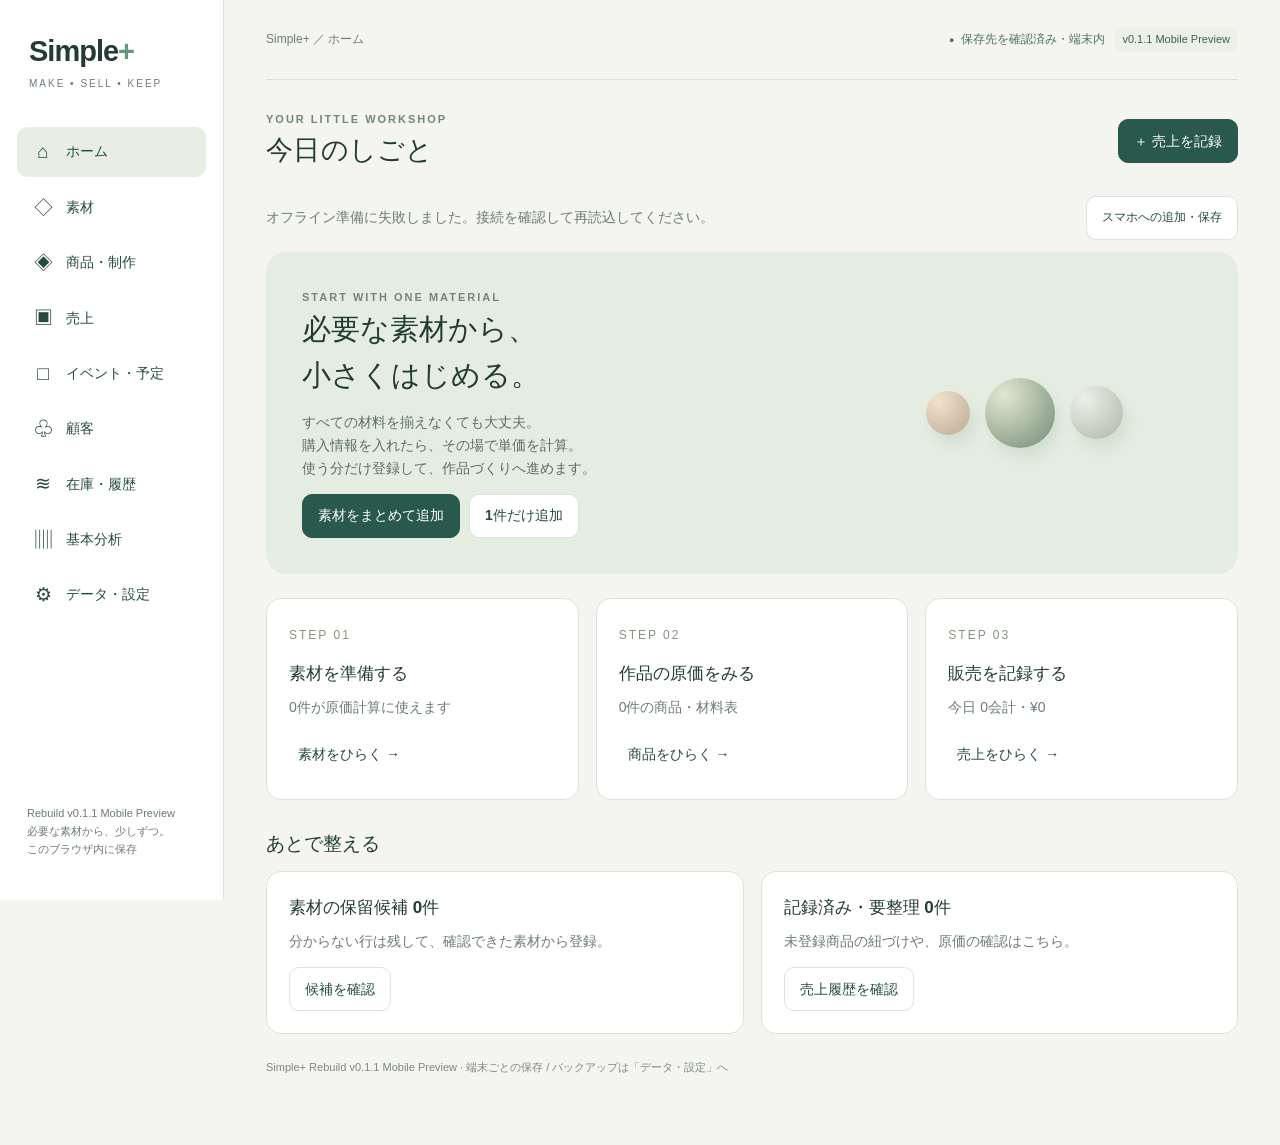
<file: simpleplus-rebuild-preview/index.html>
<!doctype html><html lang="ja"><head><meta charset="UTF-8"><meta name="viewport" content="width=device-width, initial-scale=1, viewport-fit=cover"><meta http-equiv="Content-Security-Policy" content="default-src 'self'; script-src 'self'; style-src 'self' 'unsafe-inline'; img-src 'self' data:; connect-src 'self'; worker-src 'self'; manifest-src 'self'; object-src 'none'; base-uri 'self'">
<meta name="mobile-web-app-capable" content="yes"><meta name="apple-mobile-web-app-capable" content="yes"><link rel="apple-touch-icon" href="./icon-192.png"><meta name="theme-color" content="#28594c"><meta name="description" content="必要な素材から始める、Simple+の制作・販売管理"><title>Simple+ Rebuild v0.1.1 Mobile Preview</title><link rel="manifest" href="manifest.webmanifest"><link rel="icon" href="icon.svg" type="image/svg+xml"><link rel="stylesheet" href="styles.css"></head><body><div id="root"><p class="loading">Simple+を開いています…</p></div><div id="dialogs"></div><div id="toast" role="status" aria-live="polite"></div><script type="module" src="app.mjs"></script></body></html>
</file>
<file: style.css>
:root {
  --background: #f7f6f2;
  --surface: #ffffff;
  --text: #292b29;
  --muted: #686d68;
  --accent: #7b465f;
  --accent-soft: #f5edf1;
  --border: #dfe2dc;
  --shadow: 0 8px 24px rgb(40 50 43 / 7%);
  --content-width: 68rem;
}

* {
  box-sizing: border-box;
}

html {
  scroll-behavior: smooth;
  scroll-padding-top: 5.5rem;
}

body {
  margin: 0;
  background: var(--background);
  color: var(--text);
  font-family: -apple-system, BlinkMacSystemFont, "Hiragino Sans", "Yu Gothic", "YuGothic", "Noto Sans JP", sans-serif;
  font-size: 1rem;
  line-height: 1.8;
  -webkit-font-smoothing: antialiased;
}

a {
  color: inherit;
}

.content-width,
.header-inner {
  width: min(100% - 2rem, var(--content-width));
  margin-inline: auto;
}

.skip-link {
  position: fixed;
  z-index: 100;
  top: 0.5rem;
  left: 0.5rem;
  padding: 0.65rem 1rem;
  border-radius: 0.35rem;
  background: var(--text);
  color: #fff;
  transform: translateY(-150%);
}

.skip-link:focus {
  transform: translateY(0);
}

.site-header {
  position: relative;
  z-index: 20;
  border-bottom: 1px solid var(--border);
  background: rgb(255 255 255 / 94%);
}

.header-inner {
  display: flex;
  min-height: 4.5rem;
  align-items: center;
  justify-content: space-between;
  gap: 1rem;
}

.brand {
  display: inline-flex;
  align-items: baseline;
  gap: 0.7rem;
  text-decoration: none;
}

.brand-name {
  color: var(--accent);
  font-family: Georgia, "Times New Roman", serif;
  font-size: 1.6rem;
  letter-spacing: 0.02em;
}

.brand-label {
  color: var(--muted);
  font-size: 0.68rem;
  letter-spacing: 0.2em;
}

.hero {
  padding: 4.5rem 0 3.5rem;
  border-bottom: 1px solid var(--border);
  background:
    radial-gradient(circle at 88% 18%, rgb(235 213 225 / 65%), transparent 40%),
    var(--surface);
}

.eyebrow {
  margin: 0 0 0.7rem;
  color: var(--accent);
  font-family: Georgia, "Times New Roman", serif;
  font-size: 0.75rem;
  letter-spacing: 0.15em;
  text-transform: uppercase;
}

h1,
h2,
h3,
p {
  margin-top: 0;
}

h1 {
  margin-bottom: 1.25rem;
  font-family: Georgia, "Yu Mincho", "YuMincho", serif;
  font-size: clamp(2rem, 8vw, 3.5rem);
  font-weight: 500;
  letter-spacing: 0.08em;
  line-height: 1.3;
}

.lead {
  max-width: 40rem;
  margin-bottom: 0;
  color: var(--muted);
  font-size: 0.95rem;
}

.kana-navigation {
  position: sticky;
  z-index: 10;
  top: 0;
  border-bottom: 1px solid var(--border);
  background: rgb(247 246 242 / 95%);
  backdrop-filter: blur(8px);
}

.kana-scroll {
  display: flex;
  gap: 0.35rem;
  overflow-x: auto;
  padding-block: 0.7rem;
  scrollbar-width: thin;
}

.kana-scroll a {
  display: grid;
  flex: 0 0 2.75rem;
  min-height: 2.75rem;
  place-items: center;
  border: 1px solid var(--border);
  border-radius: 999px;
  background: var(--surface);
  font-weight: 600;
  text-decoration: none;
  transition: background-color 160ms ease, border-color 160ms ease, color 160ms ease;
}

.kana-scroll a:hover,
.kana-scroll a:focus-visible {
  border-color: var(--accent);
  background: var(--accent);
  color: #fff;
  outline: none;
}

.list-heading {
  padding: 3.5rem 0 1.5rem;
}

.list-heading h2 {
  margin-bottom: 0.25rem;
  font-family: Georgia, "Yu Mincho", "YuMincho", serif;
  font-size: 1.7rem;
  font-weight: 500;
  letter-spacing: 0.06em;
}

.list-heading p {
  margin-bottom: 0;
  color: var(--muted);
  font-size: 0.88rem;
}

.stone-groups {
  padding-bottom: 4.5rem;
}

.stone-group {
  padding: 2rem 0;
  border-top: 1px solid var(--border);
  scroll-margin-top: 5.5rem;
}

.group-title {
  display: flex;
  align-items: baseline;
  gap: 0.75rem;
  margin-bottom: 1.1rem;
  font-family: Georgia, "Yu Mincho", "YuMincho", serif;
  font-size: 1.65rem;
  font-weight: 500;
}

.group-count {
  color: var(--muted);
  font-family: -apple-system, BlinkMacSystemFont, "Hiragino Sans", "Yu Gothic", sans-serif;
  font-size: 0.72rem;
  font-weight: 400;
  letter-spacing: 0.08em;
}

.stone-grid {
  display: grid;
  gap: 0.8rem;
  padding: 0;
  margin: 0;
  list-style: none;
}

.stone-card {
  height: 100%;
  padding: 1.25rem;
  border: 1px solid var(--border);
  border-radius: 0.7rem;
  background: var(--surface);
  box-shadow: var(--shadow);
}

.stone-card h3 {
  margin-bottom: 0.5rem;
  font-family: Georgia, "Yu Mincho", "YuMincho", serif;
  font-size: 1.1rem;
  font-weight: 600;
  letter-spacing: 0.03em;
  line-height: 1.5;
}

.stone-card p {
  margin-bottom: 0;
  color: var(--muted);
  font-size: 0.9rem;
  line-height: 1.75;
}

.empty-message {
  margin: 0;
  padding: 1.1rem 1.25rem;
  border-left: 3px solid var(--border);
  color: var(--muted);
  font-size: 0.9rem;
}

.noscript-message {
  margin-bottom: 4rem;
  padding: 1rem;
  border: 1px solid #b88f53;
  background: #fffaf0;
}

.site-footer {
  border-top: 1px solid var(--border);
  background: var(--surface);
}

.footer-inner {
  display: flex;
  flex-wrap: wrap;
  justify-content: space-between;
  gap: 0.75rem 1.5rem;
  padding-block: 2rem;
  color: var(--muted);
  font-size: 0.8rem;
}

.footer-inner p {
  margin-bottom: 0;
}

.footer-inner a {
  text-underline-offset: 0.2em;
}

.footer-brand {
  color: var(--text);
  font-family: Georgia, "Times New Roman", serif;
  font-size: 1rem;
}

@media (min-width: 40rem) {
  .content-width,
  .header-inner {
    width: min(100% - 3rem, var(--content-width));
  }

  .hero {
    padding: 4rem 0 3.5rem;
  }

  .lead {
    font-size: 1rem;
  }

  .stone-grid {
    grid-template-columns: repeat(2, minmax(0, 1fr));
    gap: 1rem;
  }

  .stone-card {
    padding: 1.5rem;
  }
}

@media (min-width: 62rem) {
  .stone-grid {
    grid-template-columns: repeat(3, minmax(0, 1fr));
  }
}

@media (prefers-reduced-motion: reduce) {
  html {
    scroll-behavior: auto;
  }

  *,
  *::before,
  *::after {
    scroll-behavior: auto !important;
    transition-duration: 0.01ms !important;
  }
}

[hidden] { display: none !important; }
.shop-link { color: var(--accent); font-size: .83rem; text-decoration: none; white-space: nowrap; }
.quick-links { display:flex; flex-wrap:wrap; gap:.65rem; margin-top:1.5rem; }
.quick-links a { border:1px solid var(--accent); border-radius:4px; padding:.5rem .85rem; color:var(--accent); text-decoration:none; font-size:.88rem; }
.quick-links a:first-child { background:var(--accent); color:white; }
.search-section { scroll-margin-top:5rem; }
.search-section .list-heading { padding-top:2.5rem; }
#search-controls { max-width:38rem; margin-bottom:1rem; }
#search-controls label { display:block; margin-bottom:.4rem; font-size:.9rem; font-weight:600; }
.search-row { display:flex; gap:.6rem; }
input,button { font:inherit; }
#stone-search { width:100%; min-width:0; padding:.7rem .85rem; color:var(--text); background:white; border:1px solid #aaa39e; border-radius:4px; font-size:1rem; }
#clear-search { flex-shrink:0; padding:.6rem .75rem; border:1px solid var(--accent); border-radius:4px; color:var(--accent); background:white; cursor:pointer; font-size:.85rem; }
#search-status,.guide-note { color:var(--muted); font-size:.8rem; margin-top:.7rem; }
.guide-note { max-width:48rem; margin-bottom:2rem; }
.stone-grid { align-items:start; }
.stone-card { box-shadow:none; border-radius:5px; }
.stone-details { margin-top:1rem; border-top:1px solid var(--border); }
.stone-details summary { padding:.75rem 0 .15rem; cursor:pointer; color:var(--accent); font-size:.82rem; font-weight:600; }
.stone-details[open] summary { padding-bottom:.65rem; }
.detail-block { margin:.75rem 0 0; }
.detail-block h4 { margin:0 0 .25rem; font-size:.8rem; font-weight:600; }
.stone-card .detail-block p { font-size:.84rem; }
.stone-card .reference { margin-top:1rem; font-size:.68rem; }
.reference a { text-underline-offset:.2em; }
.product-link { display:block; margin-top:1rem; color:var(--accent); text-decoration:none; font-size:.79rem; font-weight:500; }
.product-link span { margin-left:.25rem; }
.guide-section { max-width:48rem; border-top:1px solid var(--border); padding-block:3rem; scroll-margin-top:5rem; }
.guide-section h2 { font-family:Georgia,'Yu Mincho',serif; font-size:1.7rem; font-weight:500; }
.guide-section p { font-size:.91rem; }
.text-link { color:var(--accent); text-underline-offset:.2em; font-size:.9rem; }
.treatment-grid { display:grid; grid-template-columns:repeat(2,minmax(0,1fr)); gap:1rem; margin-block:1.5rem; }
.treatment-grid>div { padding:1rem; background:var(--surface); border-left:2px solid var(--accent); }
.treatment-grid h3 { color:var(--accent); margin-bottom:.5rem; font-size:.9rem; }
.treatment-grid p { margin-bottom:0; font-size:.85rem; }
.guide-section .reference { font-size:.75rem; color:var(--muted); }
a:focus-visible,button:focus-visible,input:focus-visible,summary:focus-visible { outline:2px solid var(--accent); outline-offset:4px; }
.footer-brand { color:var(--accent); }
@media(max-width:39.99rem){
 .hero { padding:2.75rem 0 2.5rem; }
 h1 { font-size:clamp(1.8rem,6.6vw,2.5rem); letter-spacing:.025em; line-height:1.55; }
 .brand { gap:.4rem; }
 .brand-label { font-size:.55rem; letter-spacing:.1em; }
 .shop-link { font-size:.72rem; }
 .treatment-grid { grid-template-columns:1fr; }
 .stone-groups { padding-bottom:1.5rem; }
 .guide-section h2 { font-size:1.4rem; }
}
</file>
<file: simpleplus-rebuild-preview/styles.css>
@charset "UTF-8";
.stickycost{display:none}.hardwaregrid{grid-template-columns:repeat(2,minmax(0,1fr))}@media(max-width:760px){.stickycost{display:flex;justify-content:space-between;gap:7px;flex-wrap:wrap;width:100%;padding:2px 0 6px;color:#28594c}.dialogbody .grid.hardwaregrid{grid-template-columns:1fr}}
:root{font-family:"Yu Gothic UI","Meiryo",sans-serif;color:#243b34;background:#f4f5f0;font-synthesis:none;--green:#28594c;--muted:#6d7c74;--border:#dce3da;--soft:#e9eee5;--warn:#8b5924}*{box-sizing:border-box}body{margin:0;font-size:14px;line-height:1.65}button,input,textarea,select{font:inherit}button,.button{min-height:44px;border:1px solid var(--border);background:#fff;color:#264b3e;border-radius:10px;padding:9px 15px;font-weight:600;cursor:pointer;display:inline-flex;align-items:center;justify-content:center;gap:7px;text-decoration:none}button:hover,.button:hover{background:#edf3ed}button:disabled{opacity:.45;cursor:wait}button.primary,.button.primary{background:var(--green);border-color:var(--green);color:#fff}button.danger{color:#9b3d37;border-color:#e1c1b9}button.text{border:0;background:transparent;padding:5px 9px}.small{font-size:12px}.muted{color:var(--muted)}.shell{display:grid;grid-template-columns:224px minmax(0,1fr);min-height:100vh}.sidebar{position:sticky;top:0;height:100vh;background:#fff;border-right:1px solid var(--border);padding:28px 17px;display:flex;flex-direction:column}.brand{font-size:29px;font-weight:650;letter-spacing:-1px;padding:0 12px}.brand b{color:#629779}.brand small{display:block;font-size:10px;letter-spacing:2px;color:var(--muted);font-weight:500}.sidebar nav{margin-top:35px;display:grid;gap:6px}.sidebar nav button{justify-content:flex-start;border:0;background:transparent;font-weight:500;gap:12px}.sidebar nav button.active{background:var(--soft);color:#1c503d;font-weight:700}.sidebar .foot{margin-top:auto;font-size:11px;color:var(--muted);padding:14px 10px}.icon{width:22px;display:inline-block;font-size:19px;text-align:center}.workspace{min-width:0;padding:0 42px 55px;max-width:1550px;width:100%;margin:0 auto}.topbar{display:flex;align-items:center;justify-content:space-between;min-height:80px;border-bottom:1px solid var(--border);gap:10px}.status{font-size:12px;color:#517261}.status:before{content:'●';font-size:9px;margin-right:7px}.mobile-menu{display:none}.pagehead{display:flex;align-items:center;justify-content:space-between;margin:30px 0 23px;gap:14px;flex-wrap:wrap}h1{font-size:27px;margin:0;letter-spacing:.01em}h2{font-size:19px;margin:0 0 12px}h3{font-size:15px;margin:0 0 8px}p{margin:5px 0 14px}.eyebrow{font-size:11px;letter-spacing:2px;color:#738775;font-weight:600}.actions{display:flex;gap:9px;align-items:center;flex-wrap:wrap}.hero{border-radius:20px;background:#e5ede2;padding:36px;display:grid;grid-template-columns:1.45fr 1fr;gap:28px;margin-bottom:24px}.hero h2{font-size:29px;line-height:1.6;font-weight:600}.hero p{max-width:550px;color:#5c6f5f}.hero-art{display:flex;align-items:center;justify-content:center;gap:15px;position:relative;min-height:180px}.bead{width:44px;height:44px;background:radial-gradient(circle at 29% 24%,#f3e2cc,#bbaa92);border-radius:50%;box-shadow:5px 10px 12px #899b852c}.bead:nth-child(2){width:70px;height:70px;background:radial-gradient(circle at 27% 24%,#e2e7d1,#738c76)}.bead:nth-child(3){width:53px;height:53px;background:radial-gradient(circle at 27% 24%,#edf0e8,#afb6a5)}.grid{display:grid;gap:17px}.grid.two{grid-template-columns:repeat(2,minmax(0,1fr))}.grid.three{grid-template-columns:repeat(3,minmax(0,1fr))}.card{background:white;border:1px solid var(--border);border-radius:15px;padding:22px;min-width:0}.card .step{font-size:12px;color:#84937b;letter-spacing:2px}.card h3{font-size:17px}.metric{font-size:27px;font-weight:600;line-height:1.5}.metric small{font-size:12px;font-weight:400}.card.clickable{cursor:pointer}.card.clickable:hover{border-color:#a6bbab}.section{margin-top:28px}.toolbar{display:flex;align-items:end;gap:10px;flex-wrap:wrap;margin-bottom:17px}.toolbar label{min-width:110px;margin:0}.toolbar label.search{flex:1;min-width:200px}.toolbar input,.toolbar select{margin:0}label{display:flex;flex-direction:column;gap:5px;font-size:12px;font-weight:600;color:#54665b;margin-bottom:14px;min-width:0}input,select,textarea{width:100%;border:1px solid #ccd7ca;background:white;border-radius:9px;padding:10px 12px;min-height:44px;color:#263d32;outline:0;font-size:14px}input:focus,textarea:focus,select:focus{border-color:#548976;box-shadow:0 0 0 3px #5489761c}input:read-only{background:#f3f6ef}textarea{min-height:90px;resize:vertical}.check{display:flex;flex-direction:row;align-items:center;gap:9px;font-weight:400;font-size:13px}.check input{width:19px;height:19px;min-height:0;flex-shrink:0}.badge{display:inline-flex;align-items:center;font-size:11px;font-weight:500;border-radius:7px;padding:3px 8px;background:#ecf1e8;color:#42604a;white-space:nowrap}.badge.warn{color:#886133;background:#f8efdb}.badge.dim{background:#f0f1ed;color:#798479}.list{display:grid;gap:10px}.row{background:#fff;border:1px solid var(--border);border-radius:12px;display:flex;padding:15px;gap:15px;align-items:center;min-width:0}.row .grow{min-width:0;flex:1}.row .title{font-weight:650;overflow-wrap:anywhere}.row .meta{font-size:12px;color:#798277}.thumb{width:52px;height:52px;object-fit:cover;border-radius:10px;background:#edf0e7;display:flex;align-items:center;justify-content:center;font-size:22px;color:#83907b;flex-shrink:0}.row .right{text-align:right;min-width:120px}.empty{padding:46px 24px;text-align:center;border:1px dashed #cbd8c7;border-radius:14px;color:#738170;background:#fafbf7}.notice{background:#eef3ea;border:1px solid #dbe5d5;border-radius:11px;padding:13px 16px;font-size:13px;margin:14px 0;overflow-wrap:anywhere}.notice.warn{background:#fff7e9;border-color:#eedcbb;color:#825e2f}.error{background:#fff0ed;color:#923b2f;border:1px solid #edc5ba;border-radius:10px;padding:13px 16px;margin:12px 0;white-space:pre-wrap}.error:empty{display:none}.divider{border:0;border-top:1px solid var(--border);margin:20px 0}.summary{background:#eaf1e6;padding:18px;border-radius:12px;margin:16px 0}.summarygrid{display:grid;grid-template-columns:repeat(2,minmax(0,1fr));gap:12px}.summarygrid .value{font-size:21px;font-weight:650}.summarygrid .label{font-size:11px;color:#697a67}.row .price{font-size:18px;font-weight:600}dialog{border:1px solid #d4dfcf;border-radius:18px;padding:0;width:760px;max-width:calc(100vw - 28px);max-height:92dvh;color:inherit;box-shadow:0 24px 80px #183d3240;overflow:auto}dialog.wide{width:940px}dialog::backdrop{background:#19352f70;backdrop-filter:blur(3px)}.dialoghead{display:flex;align-items:center;justify-content:space-between;padding:19px 25px;border-bottom:1px solid var(--border);position:sticky;top:0;z-index:3;background:white;gap:12px}.dialoghead h2{margin:0;font-size:20px}.dialogbody{padding:22px 25px}.dialogfoot{display:flex;gap:10px;justify-content:flex-end;position:sticky;bottom:0;background:#fff;border-top:1px solid var(--border);padding:16px 25px;z-index:3;flex-wrap:wrap}.dialogbody .grid{gap:0 16px}details{border:1px solid var(--border);border-radius:11px;margin:14px 0;background:#fff}summary{cursor:pointer;padding:13px 15px;font-weight:600;font-size:13px}details .detailsbody{padding:6px 16px 15px}.linebox{border:1px solid var(--border);border-radius:13px;padding:17px;margin:12px 0;background:#fafcf8}.linehead{display:flex;align-items:center;justify-content:space-between;gap:8px;margin-bottom:12px}.recipe-row{display:grid;grid-template-columns:minmax(100px,1fr) 95px 85px 40px;align-items:center;gap:8px;border-top:1px solid var(--border);padding:12px 0}.recipe-row label{margin:0}.recipe-row button.text{padding:2px}.recipe-row .caption{font-size:11px;color:#788772}.previewimage{max-width:160px;max-height:150px;border-radius:10px}.tablewrap{overflow:auto}table{width:100%;border-collapse:collapse;background:#fff;font-size:12px}th,td{text-align:left;padding:10px 12px;border-bottom:1px solid var(--border);vertical-align:top}th{background:#eef2e9;font-weight:600;white-space:nowrap}td pre{white-space:pre-wrap;overflow-wrap:anywhere;max-width:500px}.statline{display:flex;justify-content:space-between;gap:15px;padding:8px 0;border-bottom:1px solid #e1e8dc}.bottomnav{display:none}#toast{position:fixed;bottom:30px;left:50%;transform:translateX(-50%);z-index:1000;background:#234c40;color:#fff;padding:12px 22px;border-radius:12px;box-shadow:0 10px 30px #21443430;max-width:90vw;pointer-events:none;opacity:0;transition:opacity .2s}#toast.show{opacity:1}.loading{padding:40px}.nowrap{white-space:nowrap}.readback{white-space:pre-wrap;overflow-wrap:anywhere;max-height:250px;overflow:auto;font-size:12px}.filelabel{cursor:pointer}.filelabel input{font-size:12px}.draftbar{padding:10px 15px;margin:16px 0;border-radius:9px;background:#f3ead6;display:flex;align-items:center;justify-content:space-between;gap:10px}.footnote{font-size:11px;color:#7d897c;margin-top:24px}.progressbar{height:5px;background:#e9ede4;border-radius:4px;overflow:hidden;margin-top:8px}.progressbar span{display:block;height:100%;background:#7f9d7e}.archive{opacity:.7}
@media(min-width:1500px){.workspace{padding-left:60px;padding-right:60px}}@media(max-width:1050px){.shell{grid-template-columns:190px minmax(0,1fr)}.workspace{padding:0 24px 40px}.sidebar{padding:23px 12px}.hero{padding:26px}.hero h2{font-size:25px}.hero-art{gap:8px}.grid.three{grid-template-columns:repeat(3,minmax(0,1fr))}.card{padding:18px}}
@media(max-width:760px){body{font-size:13px}.shell{display:block}.sidebar{display:none;position:fixed;z-index:30;width:245px;box-shadow:20px 0 70px #183d3260}.sidebar.open{display:flex}.workspace{padding:0 17px 95px}.topbar{min-height:65px}.mobile-menu{display:inline-flex;padding:5px 10px}.topbar .version{display:none}.pagehead{margin:22px 0 18px;align-items:flex-start}.pagehead h1{font-size:24px}.pagehead .actions{width:100%}.pagehead .actions button{flex:1}.hero{grid-template-columns:1fr;padding:24px;gap:0}.hero h2{font-size:25px}.hero-art{display:none}.grid.three{grid-template-columns:1fr}.grid.two{grid-template-columns:1fr}.grid.stats{grid-template-columns:repeat(2,minmax(0,1fr))}.metric{font-size:24px}.row{gap:10px;padding:13px;flex-wrap:wrap}.row .right{min-width:75px;flex-shrink:0}.row .actions{width:100%;justify-content:flex-end}.row .thumb{width:45px;height:45px}.card{padding:18px}.toolbar label{flex:1}.toolbar{gap:7px}.toolbar label.search{min-width:100%;width:100%}.bottomnav{position:fixed;bottom:0;left:0;right:0;display:flex;background:#fff;border-top:1px solid var(--border);z-index:20;padding:6px 8px max(9px,env(safe-area-inset-bottom));gap:3px}.bottomnav button{flex:1;min-width:0;display:flex;flex-direction:column;gap:0;font-size:10px;padding:3px 0;border:0;background:none;min-height:50px}.bottomnav button.active{color:#245b43;background:#eff4e9}.bottomnav .icon{font-size:20px}dialog{max-width:calc(100vw - 14px);max-height:94dvh;border-radius:14px}.dialoghead{padding:14px 17px}.dialoghead h2{font-size:18px}.dialogbody{padding:16px}.dialogfoot{padding:12px 16px}.dialogfoot button{flex:1}.dialogbody .grid.two{grid-template-columns:repeat(2,minmax(0,1fr))}.dialogbody .grid.two .full{grid-column:1/-1}.recipe-row{grid-template-columns:minmax(70px,1fr) 68px 60px 30px;gap:5px}.recipe-row input,.recipe-row select{padding:8px 5px}.summarygrid .value{font-size:19px}.summarygrid .label{font-size:10px}.thumb+div{max-width:calc(100% - 58px)}.linebox{padding:13px}.actions>button{font-size:12px}.dialogfoot>button{font-size:13px}.dialogbody label{font-size:11px}.dialogbody input,.dialogbody select,.dialogbody textarea{font-size:16px}.dialogbody .recipe-row input,.dialogbody .recipe-row select{font-size:14px}#toast{bottom:82px}.notice{font-size:12px}.topbar .status{font-size:11px}.summary .readback{font-size:11px}}

.mobile-start{display:flex;gap:12px;align-items:center;justify-content:space-between;flex-wrap:wrap;margin:12px 0;color:var(--muted)}.mobile-start button{font-size:12px}.meta{overflow-wrap:anywhere}body{padding-top:env(safe-area-inset-top)}@media(max-width:760px){.workspace{padding-bottom:calc(95px + env(safe-area-inset-bottom))}.dialogfoot{padding-bottom:max(12px,env(safe-area-inset-bottom))}.sidebar{max-height:100dvh;overflow:auto}.mobile-start{font-size:12px}.topbar .actions{min-width:0}.summarygrid .value{overflow-wrap:anywhere}}

@media(max-width:760px){.sales-list .row .grow{flex-basis:100%;max-width:none}.sales-list .row .right{margin-right:auto;text-align:left}}
</file>
